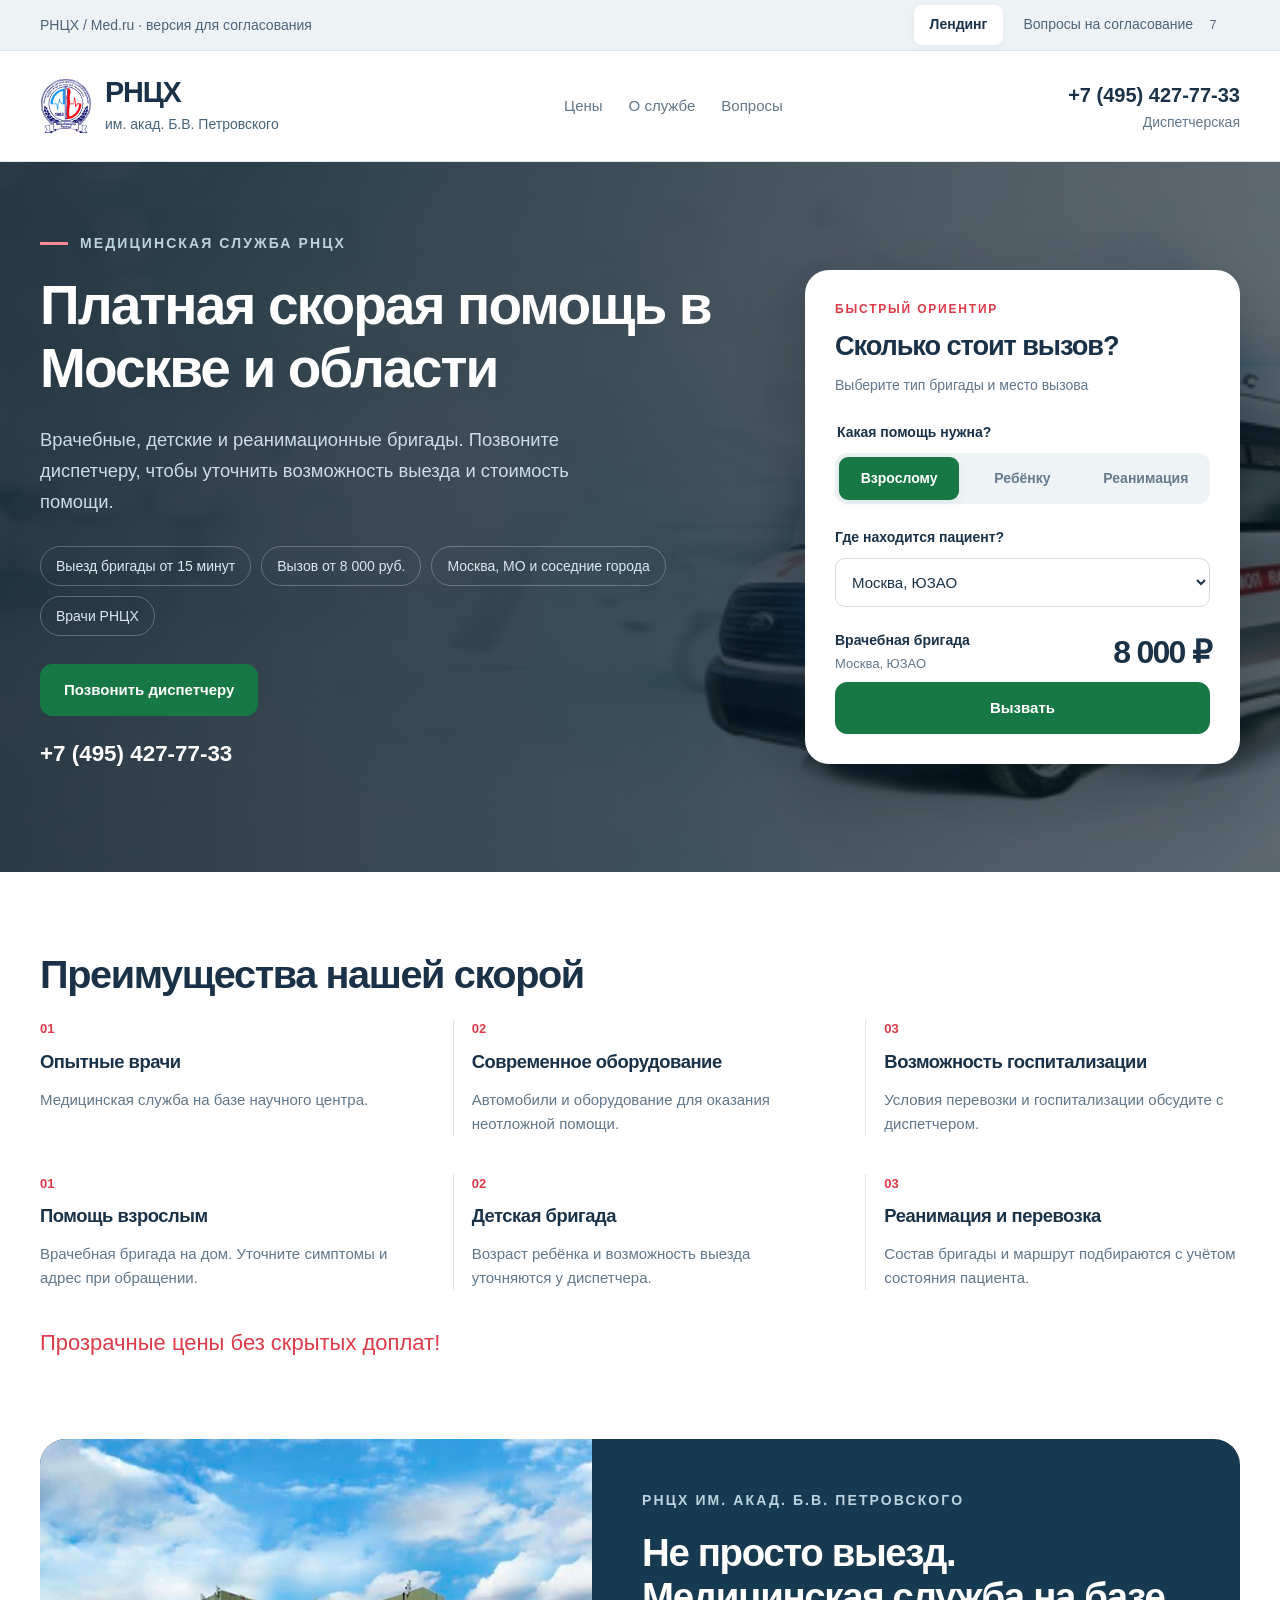
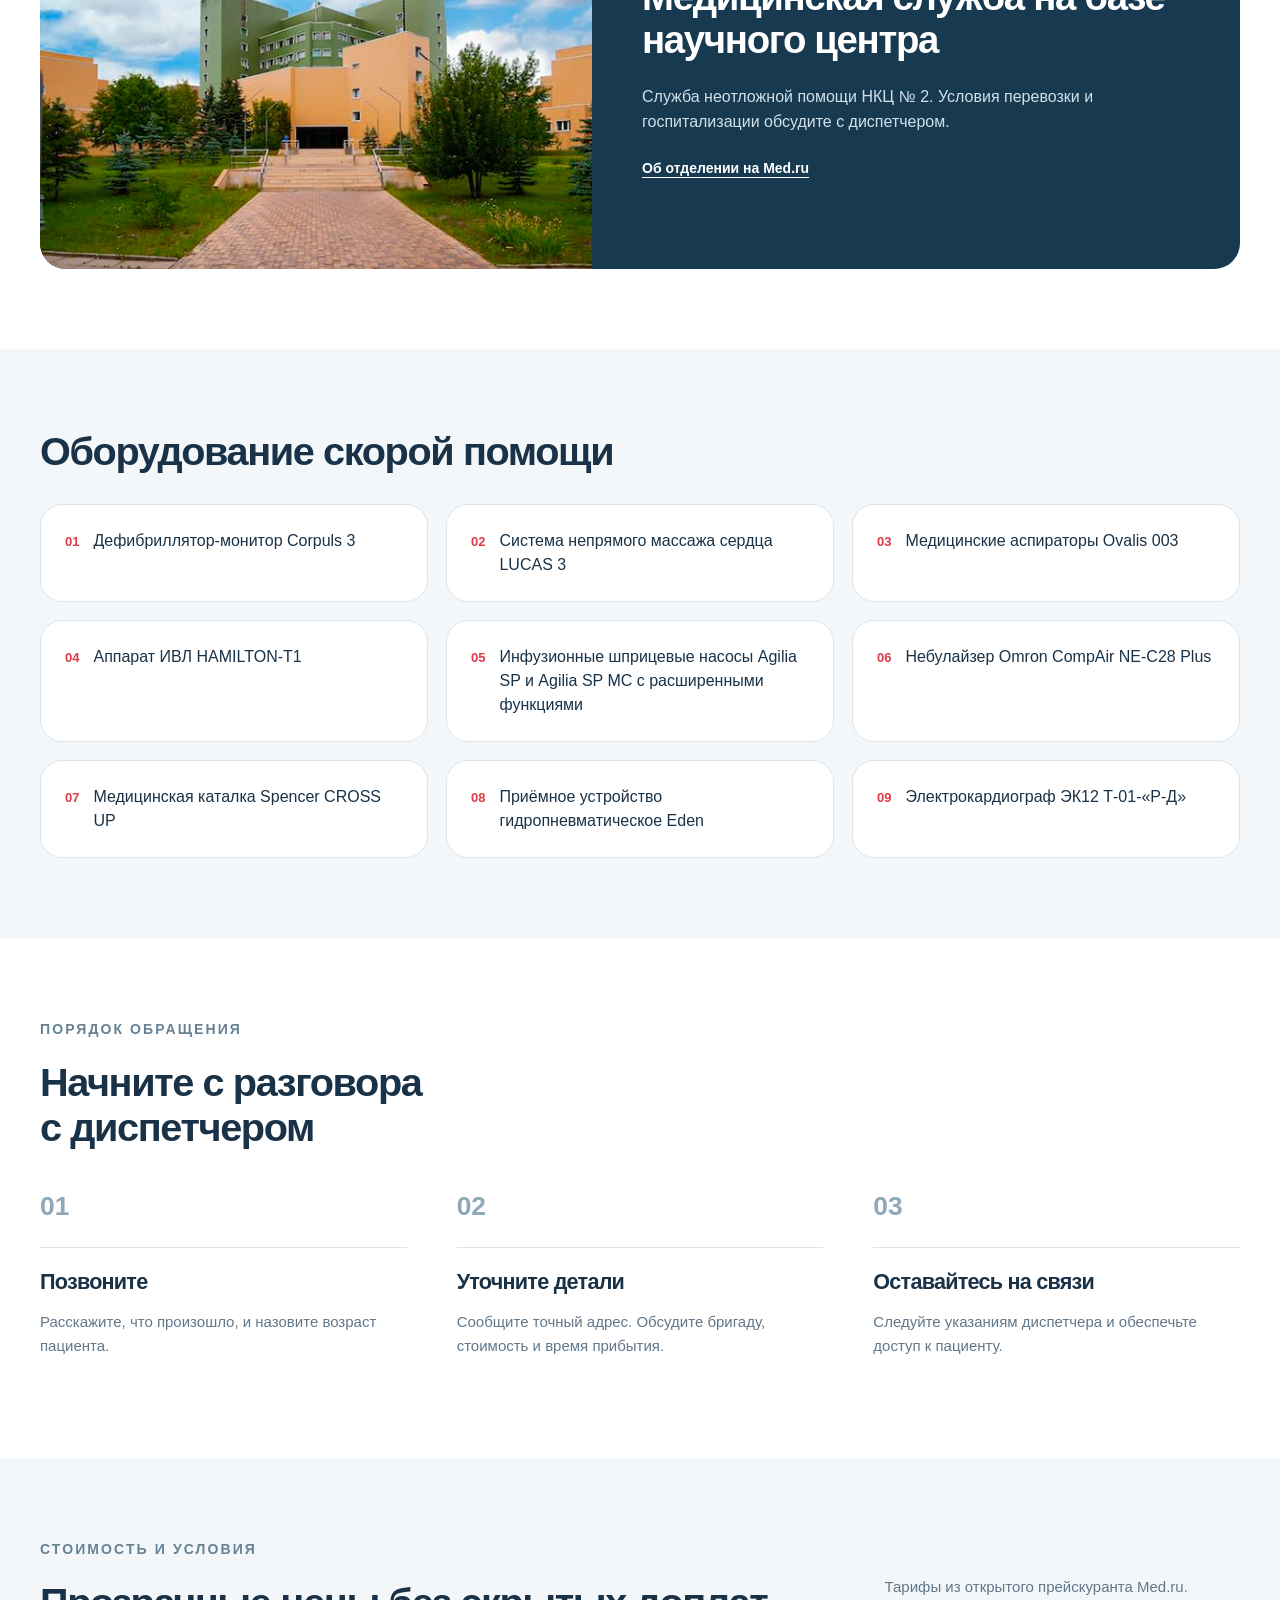
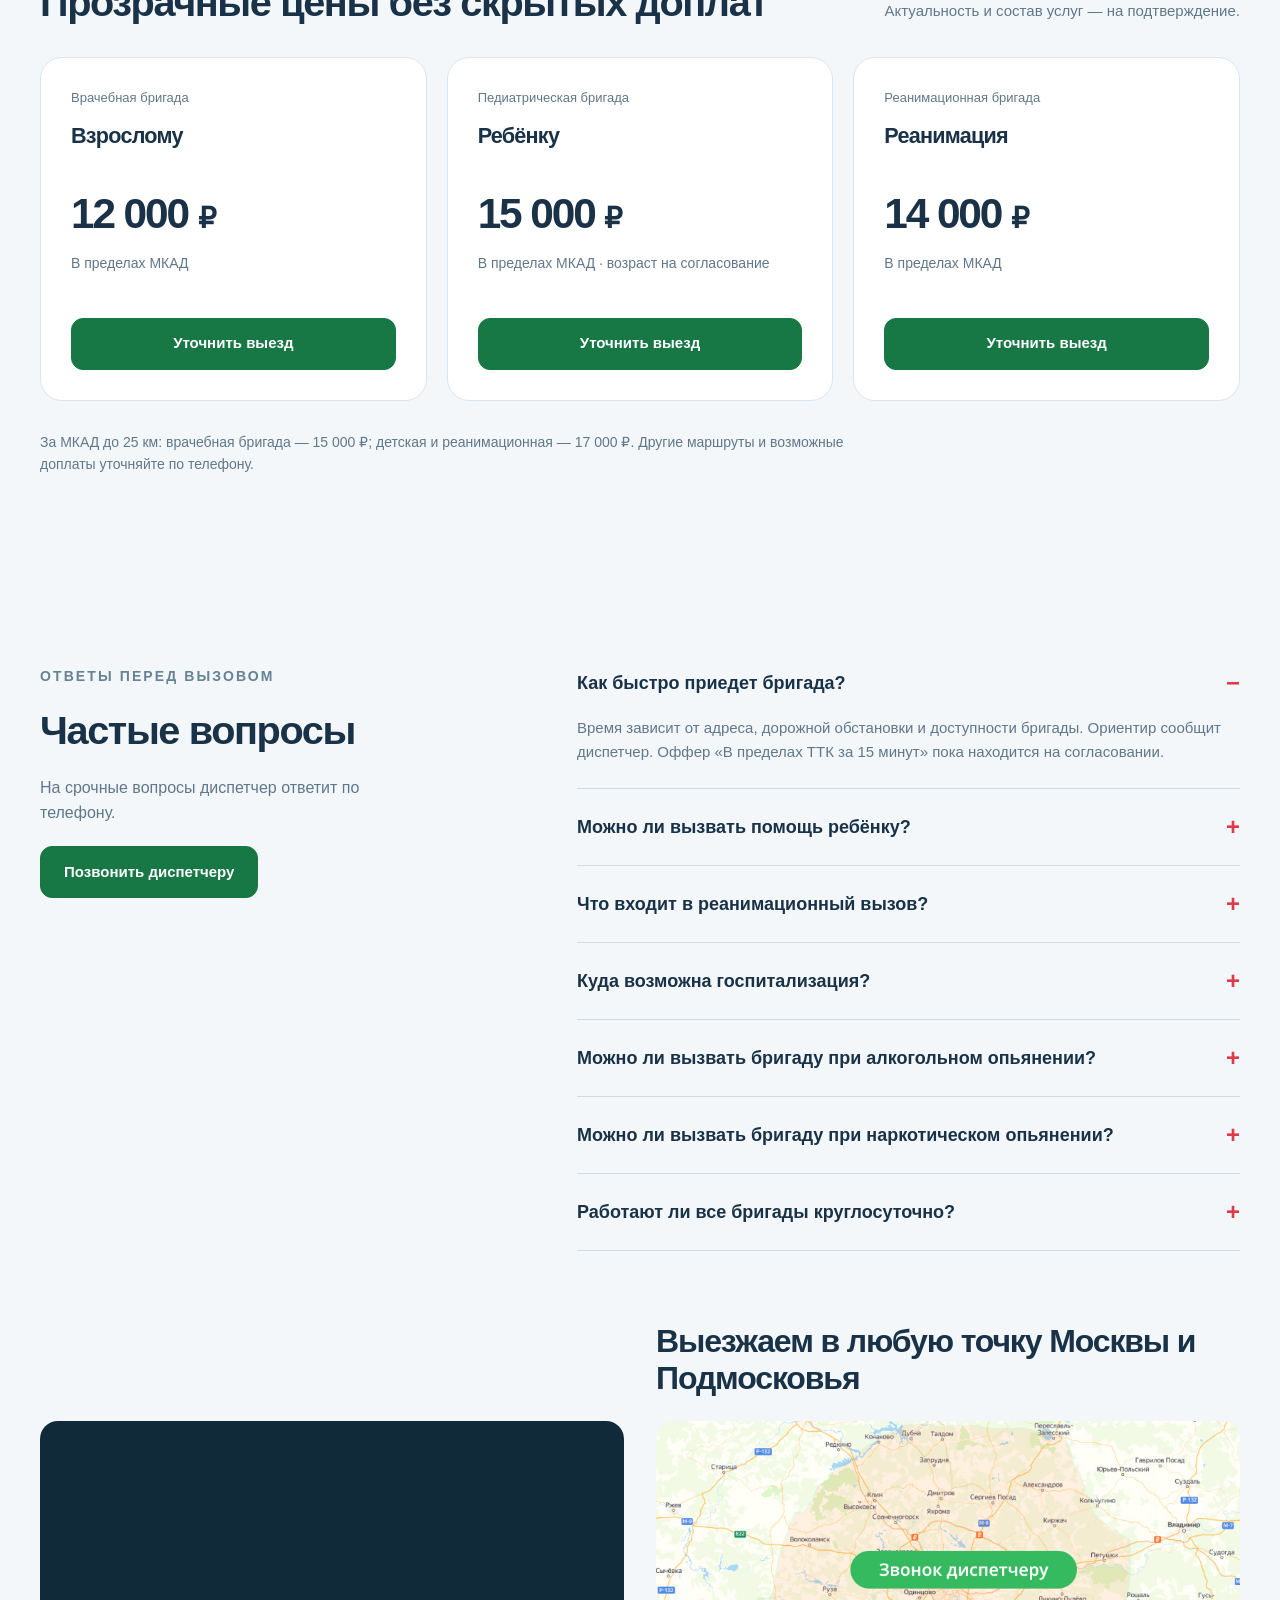
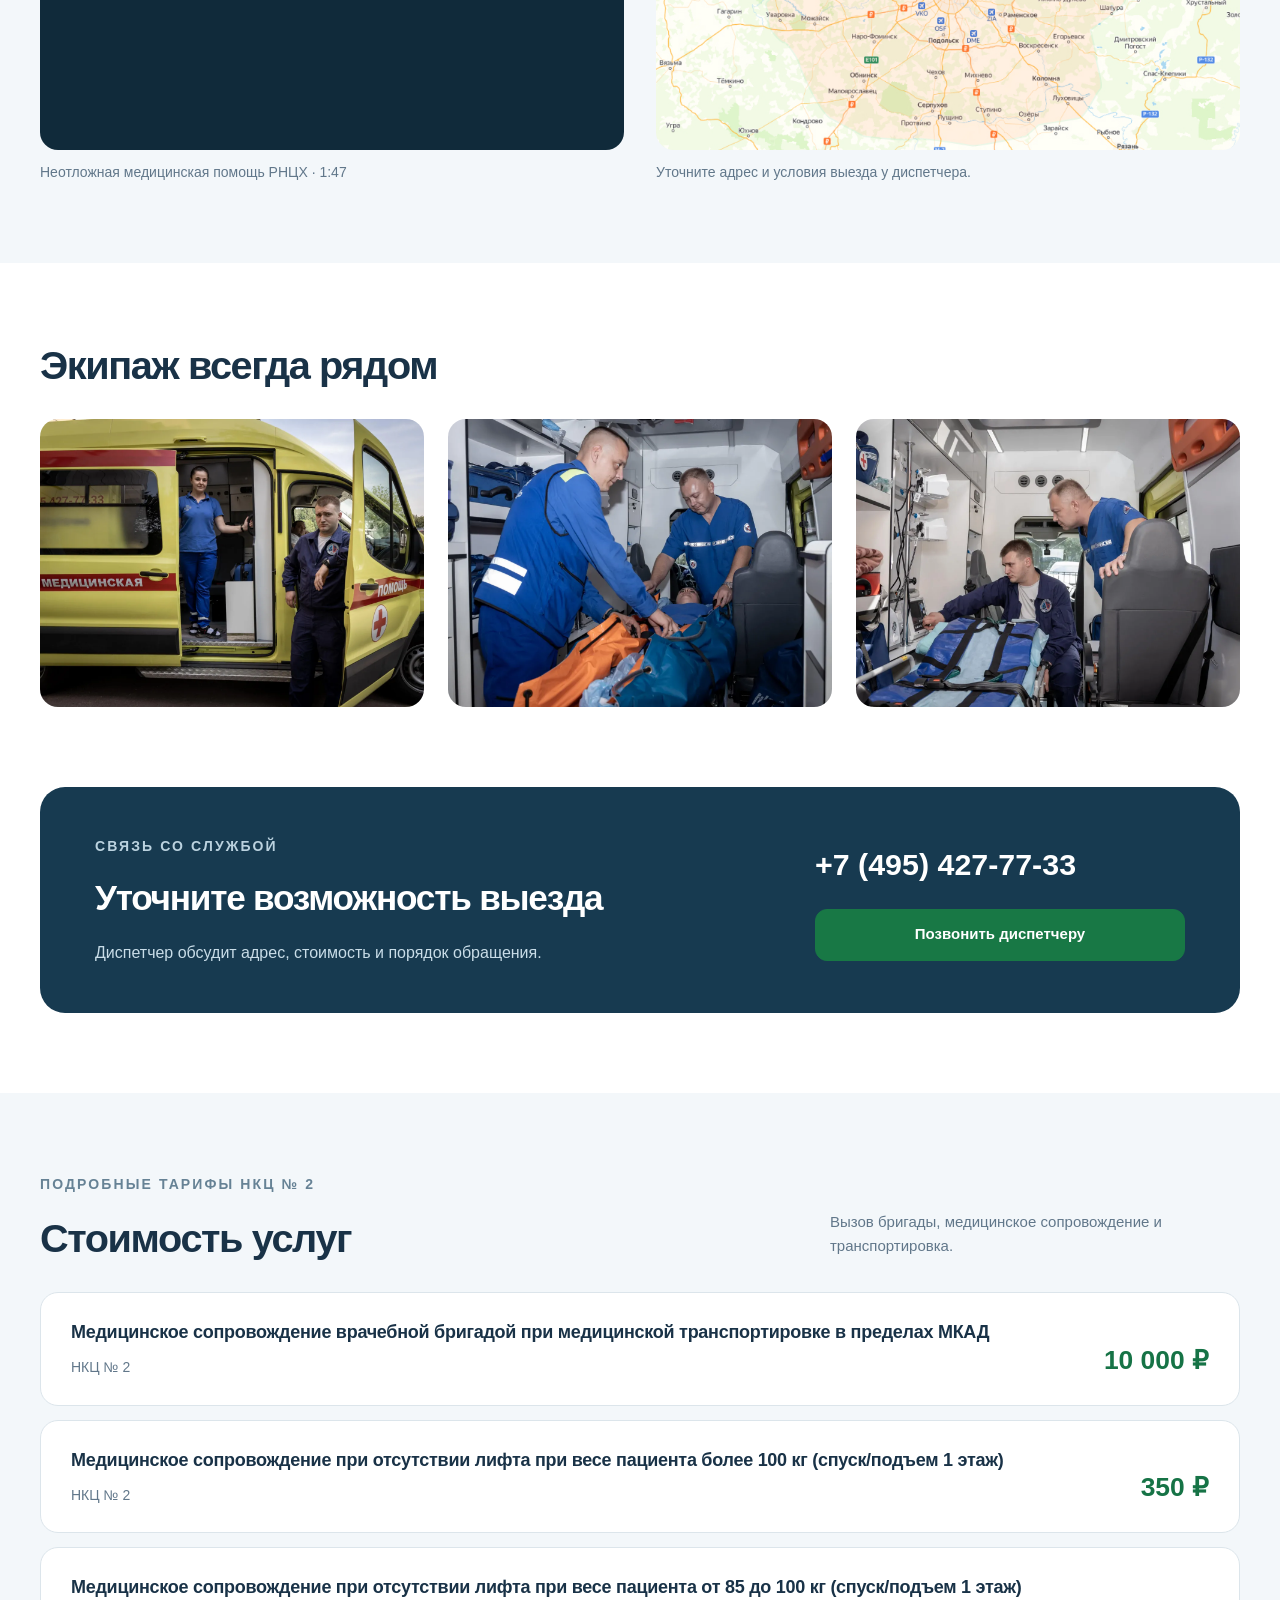
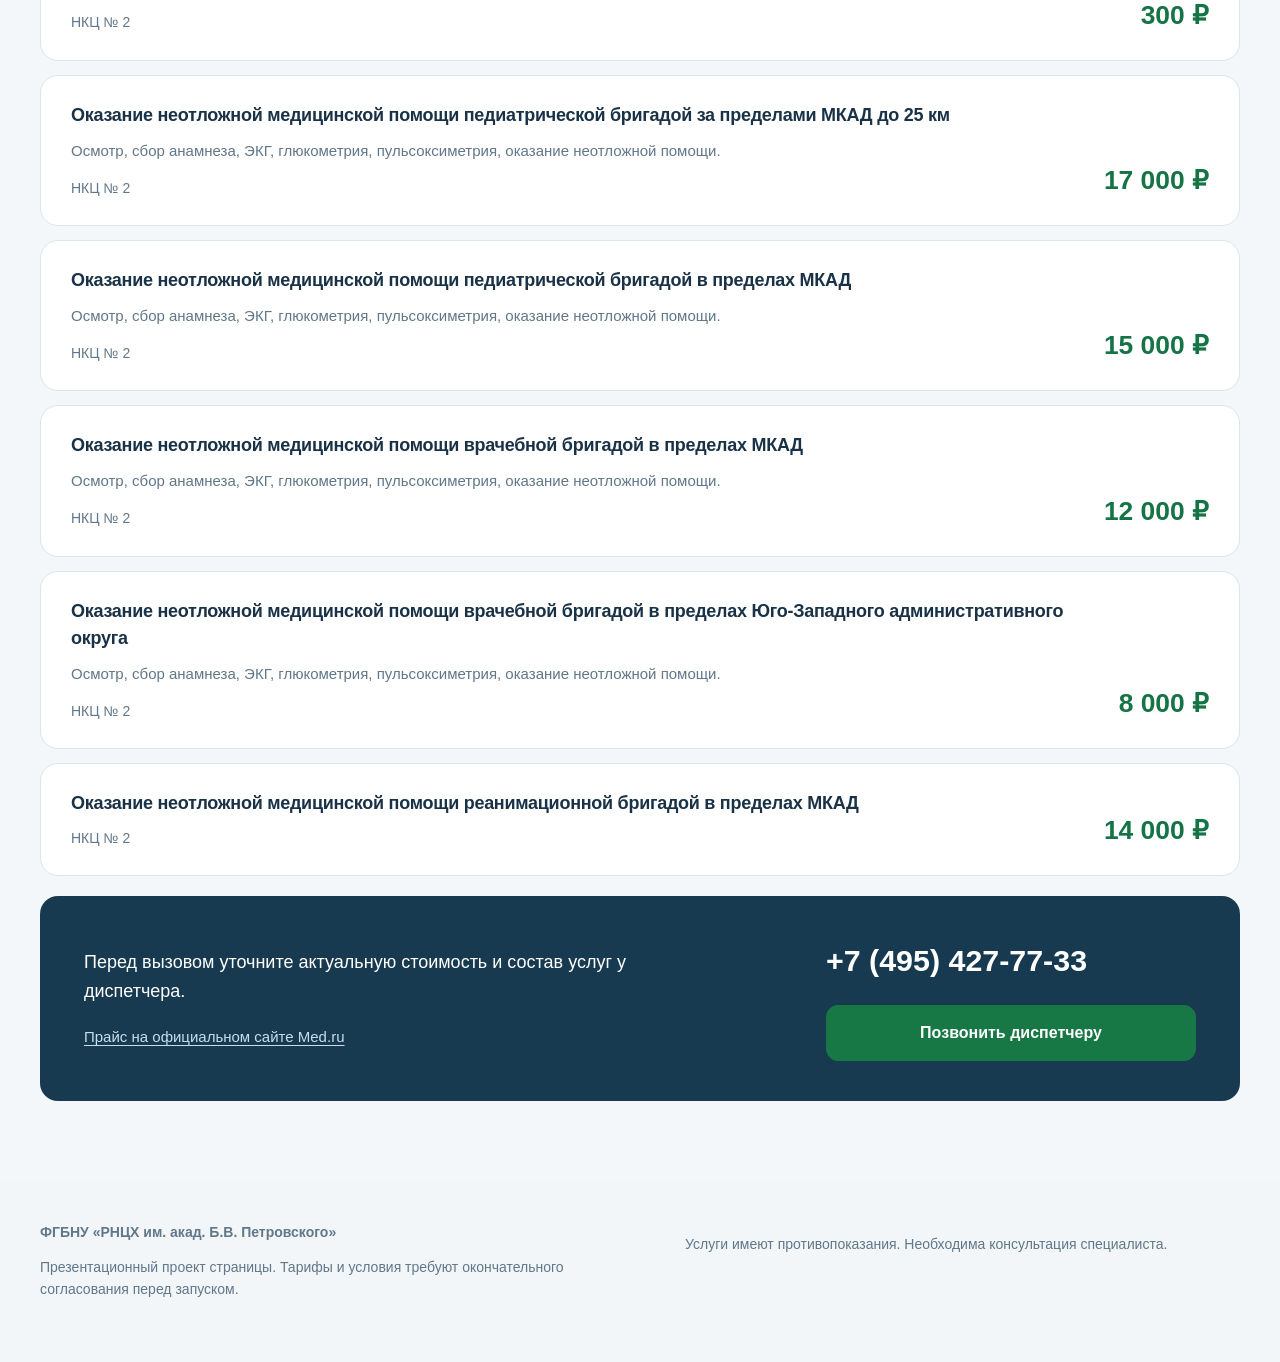
<file: index.html>
<!doctype html><html lang="ru"><head><meta charset="utf-8"><meta name="viewport" content="width=device-width, initial-scale=1"><meta name="robots" content="noindex,nofollow"><meta name="theme-color" content="#153a50"><link rel="stylesheet" href="styles.css?v=8d5bea9e58"><link rel="icon" href="assets/rnch-logo.svg" type="image/svg+xml"><title>Платная скорая помощь РНЦХ / Med.ru</title><meta name="description" content="Презентационный лендинг скорой помощи РНЦХ: тарифы, виды бригад и телефон диспетчерской."></head><body><div class="reviewbar"><div class="wrap reviewinner"><span>РНЦХ / Med.ru <span class="review-word">· версия для согласования</span></span><nav aria-label="Режим просмотра"><a class="active" href="index.html">Лендинг</a><a class="" href="questions.html">Вопросы на согласование <span class="count">7</span></a></nav></div></div><header class="header"><div class="wrap headerinner"><a class="brand" href="index.html" aria-label="РНЦХ — главная"><img src="assets/rnch-logo.svg" alt="Эмблема РНЦХ" width="52" height="58"><span><b>РНЦХ</b><small>им. акад. Б.В. Петровского</small></span></a><nav class="sectionnav" aria-label="Разделы"><a href="index.html#prices">Цены</a><a href="index.html#center">О службе</a><a href="index.html#faq">Вопросы</a></nav><div class="headercontact"><a class="phone" href="tel:+74954277733">+7 (495) 427-77-33<small>Диспетчерская</small></a></div></div></header><main><section class="hero"><video class="hero-video" autoplay muted loop playsinline aria-hidden="true" poster="assets/ambulance.jpg" src="assets/hero.mp4" preload="metadata"></video><div class="hero-shade"></div><div class="wrap herogrid"><div class="herocopy"><p class="eyebrow light"><span></span>Медицинская служба РНЦХ</p><h1>Платная скорая помощь в Москве и области</h1><p class="hero-lead">Врачебные, детские и реанимационные бригады. Позвоните диспетчеру, чтобы уточнить возможность выезда и стоимость помощи.</p><div class="hero-facts"><span>Выезд бригады от 15 минут</span><span>Вызов от 8 000 руб.</span><span>Москва, МО и соседние города</span><span>Врачи РНЦХ</span></div><a href="tel:+74954277733" class="btn hero-call">Позвонить диспетчеру</a><p class="hero-phone">+7 (495) 427-77-33</p></div><aside class="calculator" aria-labelledby="calc-title"><p class="eyebrow red">Быстрый ориентир</p><h2 id="calc-title">Сколько стоит вызов?</h2><p class="muted">Выберите тип бригады и место вызова</p><fieldset><legend>Какая помощь нужна?</legend><div class="segments"><button type="button" data-team="adult" aria-pressed="true">Взрослому</button><button type="button" data-team="child" aria-pressed="false">Ребёнку</button><button type="button" data-team="resus" aria-pressed="false">Реанимация</button></div></fieldset><label class="field-label" for="location">Где находится пациент?</label><select id="location"><option value="swao" selected>Москва, ЮЗАО</option><option value="mkad">Москва, в пределах МКАД</option><option value="near">За МКАД, до 25 км</option><option value="far">За МКАД, более 25 км</option></select><div class="estimate" aria-live="polite" aria-atomic="true"><span id="estimate-label">Врачебная бригада<br><small>Москва, ЮЗАО</small></span><strong id="estimate-price">8 000 ₽</strong></div><p class="price-detail" id="estimate-note" hidden></p><a class="btn primary full" href="tel:+74954277733">Вызвать</a></aside></div></section>
<section class="section advantage-section" id="advantages" aria-labelledby="advantages-title"><div class="wrap"><h2 id="advantages-title">Преимущества нашей скорой</h2><div class="services advantage-list"><article><span class="service-number">01</span><h3>Опытные врачи</h3><p>Медицинская служба на базе научного центра.</p></article><article><span class="service-number">02</span><h3>Современное оборудование</h3><p>Автомобили и оборудование для оказания неотложной помощи.</p></article><article><span class="service-number">03</span><h3>Возможность госпитализации</h3><p>Условия перевозки и госпитализации обсудите с диспетчером.</p></article></div></div></section>
<section class="wrap services" aria-label="Виды помощи"><article><span class="service-number">01</span><h3>Помощь взрослым</h3><p>Врачебная бригада на дом. Уточните симптомы и адрес при обращении.</p></article><article><span class="service-number">02</span><h3>Детская бригада</h3><p>Возраст ребёнка и возможность выезда уточняются у диспетчера.</p></article><article><span class="service-number">03</span><h3>Реанимация и перевозка</h3><p>Состав бригады и маршрут подбираются с учётом состояния пациента.</p></article></section>
<p class="wrap price-assurance">Прозрачные цены без скрытых доплат!</p>
<section class="section" id="center"><div class="wrap"><div class="center-card"><img src="assets/nkc2-building.jpg" alt="Здание Научно-клинического центра № 2 РНЦХ" loading="lazy" width="600" height="450"><div><p class="eyebrow light">РНЦХ им. акад. Б.В. Петровского</p><h2>Не просто выезд.<br>Медицинская служба на базе научного центра</h2><p>Служба неотложной помощи НКЦ № 2. Условия перевозки и госпитализации обсудите с диспетчером.</p><a href="https://med.ru/departments/otdelenie-neotlozhnoy-meditsinskoy-pomoshchi/" class="text-link" target="_blank" rel="noopener">Об отделении на Med.ru</a></div></div></div></section>
<section class="section soft equipment-section" id="equipment" aria-labelledby="equipment-title"><div class="wrap"><h2 id="equipment-title">Оборудование скорой помощи</h2><ul class="equipment-list"><li><span class="equipment-number" aria-hidden="true">01</span><span>Дефибриллятор-монитор Corpuls 3</span></li><li><span class="equipment-number" aria-hidden="true">02</span><span>Система непрямого массажа сердца LUCAS 3</span></li><li><span class="equipment-number" aria-hidden="true">03</span><span>Медицинские аспираторы Ovalis 003</span></li><li><span class="equipment-number" aria-hidden="true">04</span><span>Аппарат ИВЛ HAMILTON-T1</span></li><li><span class="equipment-number" aria-hidden="true">05</span><span>Инфузионные шприцевые насосы Agilia SP и Agilia SP MC с расширенными функциями</span></li><li><span class="equipment-number" aria-hidden="true">06</span><span>Небулайзер Omron CompAir NE-C28 Plus</span></li><li><span class="equipment-number" aria-hidden="true">07</span><span>Медицинская каталка Spencer CROSS UP</span></li><li><span class="equipment-number" aria-hidden="true">08</span><span>Приёмное устройство гидропневматическое Eden</span></li><li><span class="equipment-number" aria-hidden="true">09</span><span>Электрокардиограф ЭК12 Т-01-«Р-Д»</span></li></ul></div></section>
<section class="section process"><div class="wrap"><p class="eyebrow">Порядок обращения</p><h2>Начните с разговора<br>с диспетчером</h2><div class="steps"><article><span>01</span><h3>Позвоните</h3><p>Расскажите, что произошло, и назовите возраст пациента.</p></article><article><span>02</span><h3>Уточните детали</h3><p>Сообщите точный адрес. Обсудите бригаду, стоимость и время прибытия.</p></article><article><span>03</span><h3>Оставайтесь на связи</h3><p>Следуйте указаниям диспетчера и обеспечьте доступ к пациенту.</p></article></div></div></section>
<section class="section soft" id="prices"><div class="wrap"><div class="section-heading"><div><p class="eyebrow">Стоимость и условия</p><h2>Прозрачные цены без скрытых доплат</h2></div><p>Тарифы из открытого прейскуранта Med.ru.<br>Актуальность и состав услуг — на подтверждение.</p></div><div class="pricecards"><article><p class="card-kicker">Врачебная бригада</p><h3>Взрослому</h3><strong>12 000 <small>₽</small></strong><p>В пределах МКАД</p><a class="btn outline" href="tel:+74954277733">Уточнить выезд</a></article><article><p class="card-kicker">Педиатрическая бригада</p><h3>Ребёнку</h3><strong>15 000 <small>₽</small></strong><p>В пределах МКАД · возраст на согласование</p><a class="btn outline" href="tel:+74954277733">Уточнить выезд</a></article><article><p class="card-kicker">Реанимационная бригада</p><h3>Реанимация</h3><strong>14 000 <small>₽</small></strong><p>В пределах МКАД</p><a class="btn outline" href="tel:+74954277733">Уточнить выезд</a></article></div><div class="pricefoot"><p>За МКАД до 25 км: врачебная бригада — 15 000 ₽; детская и реанимационная — 17 000 ₽. Другие маршруты и возможные доплаты уточняйте по телефону.</p></div></div></section>
<section class="section soft" id="faq"><div class="wrap faqgrid"><div class="faq-intro"><p class="eyebrow">Ответы перед вызовом</p><h2>Частые вопросы</h2><p class="muted">На срочные вопросы диспетчер ответит по телефону.</p><a class="btn outline" href="tel:+74954277733">Позвонить диспетчеру</a></div><div class="faq"><details open><summary>Как быстро приедет бригада?</summary><p>Время зависит от адреса, дорожной обстановки и доступности бригады. Ориентир сообщит диспетчер. Оффер «В пределах ТТК за 15 минут» пока находится на согласовании.</p></details><details><summary>Можно ли вызвать помощь ребёнку?</summary><p>На Med.ru указана педиатрическая бригада. Возрастные границы, включая помощь с рождения и до 18 лет, а также действующий детский тариф требуют подтверждения.</p></details><details><summary>Что входит в реанимационный вызов?</summary><p>Состав специалистов, оборудование, расходные материалы и количество сопровождающих уточняются. Полный перечень вопросов вынесен на страницу согласования.</p></details><details><summary>Куда возможна госпитализация?</summary><p>Маршрут и условия согласуются с диспетчером. Нужно подтвердить перечень отделений РНЦХ и других больниц, стоимость перевозки и условия ОМС.</p></details><details id="faq-alcohol"><summary>Можно ли вызвать бригаду при алкогольном опьянении?</summary><p>Нет. Служба не выезжает при алкогольном опьянении или подозрении на отравление алкоголем.</p></details><details id="faq-drugs"><summary>Можно ли вызвать бригаду при наркотическом опьянении?</summary><p>Нет. Служба не выезжает при наркотическом опьянении или подозрении на отравление психоактивными веществами.</p></details><details><summary>Работают ли все бригады круглосуточно?</summary><p>На Med.ru указан круглосуточный режим службы. Доступность каждого типа бригады ночью, в выходные и праздничные дни необходимо подтвердить.</p></details></div></div><div class="wrap service-media-grid" id="coverage"><h2 class="coverage-title" id="coverage-title">Выезжаем в любую точку Москвы и Подмосковья</h2><figure class="faq-video service-video"><div class="faq-video-player"><iframe src="https://dzen.ru/embed/v9xO4wNbsVBE?from_block=partner&amp;from=zen&amp;mute=1&amp;autoplay=0&amp;tv=0" title="Неотложная медицинская помощь РНЦХ им. акад. Б.В. Петровского" allow="autoplay; fullscreen; accelerometer; gyroscope; picture-in-picture; encrypted-media" loading="lazy" allowfullscreen></iframe></div><figcaption>Неотложная медицинская помощь РНЦХ · 1:47</figcaption></figure><figure class="coverage-map"><a class="coverage-map-link" href="tel:+74954277733" aria-label="Звонок диспетчеру: +7 (495) 427-77-33"><img src="assets/coverage-map.jpg" alt="Карта Москвы и Подмосковья с обозначенной зоной выезда и кнопкой «Звонок диспетчеру»" width="820" height="480" loading="lazy"></a><figcaption>Уточните адрес и условия выезда у диспетчера.</figcaption></figure></div></section>
<section class="section crew-section" id="crew" aria-labelledby="crew-title"><div class="wrap"><h2 id="crew-title">Экипаж всегда рядом</h2><div class="crew-photos"><img src="assets/crew-01.webp" alt="Бригада скорой помощи у открытых дверей автомобиля" width="1280" height="963" loading="lazy" decoding="async"><img src="assets/crew-02.webp" alt="Медики рядом с пациентом на носилках в салоне скорой помощи" width="1280" height="963" loading="lazy" decoding="async"><img src="assets/crew-03.webp" alt="Сотрудники бригады у медицинского оборудования в салоне скорой помощи" width="1280" height="963" loading="lazy" decoding="async"></div></div></section>
<section class="section"><div class="wrap contact"><div><p class="eyebrow light">Связь со службой</p><h2>Уточните возможность выезда</h2><p>Диспетчер обсудит адрес, стоимость и порядок обращения.</p></div><div><a href="tel:+74954277733" class="contact-phone">+7 (495) 427-77-33</a><a class="btn primary full" href="tel:+74954277733">Позвонить диспетчеру</a></div></div></section><section class="section soft detailed-prices" id="detailed-prices" aria-labelledby="detailed-prices-title"><div class="wrap"><div class="section-heading"><div><p class="eyebrow">Подробные тарифы НКЦ № 2</p><h2 id="detailed-prices-title">Стоимость услуг</h2></div><p>Вызов бригады, медицинское сопровождение и транспортировка.</p></div><div class="tariff-list"><article class="tariff-row" data-tariff="physician-transport-mkad"><div class="tariff-description"><h3>Медицинское сопровождение врачебной бригадой при медицинской транспортировке в пределах МКАД</h3><span class="tariff-location">НКЦ № 2</span></div><strong class="tariff-price">10 000 ₽</strong></article><article class="tariff-row" data-tariff="stairs-over-100kg"><div class="tariff-description"><h3>Медицинское сопровождение при отсутствии лифта при весе пациента более 100 кг (спуск/подъем 1 этаж)</h3><span class="tariff-location">НКЦ № 2</span></div><strong class="tariff-price">350 ₽</strong></article><article class="tariff-row" data-tariff="stairs-85-100kg"><div class="tariff-description"><h3>Медицинское сопровождение при отсутствии лифта при весе пациента от 85 до 100 кг (спуск/подъем 1 этаж)</h3><span class="tariff-location">НКЦ № 2</span></div><strong class="tariff-price">300 ₽</strong></article><article class="tariff-row" data-tariff="pediatric-outside-mkad-25km"><div class="tariff-description"><h3>Оказание неотложной медицинской помощи педиатрической бригадой за пределами МКАД до 25 км</h3><p>Осмотр, сбор анамнеза, ЭКГ, глюкометрия, пульсоксиметрия, оказание неотложной помощи.</p><span class="tariff-location">НКЦ № 2</span></div><strong class="tariff-price">17 000 ₽</strong></article><article class="tariff-row" data-tariff="pediatric-mkad"><div class="tariff-description"><h3>Оказание неотложной медицинской помощи педиатрической бригадой в пределах МКАД</h3><p>Осмотр, сбор анамнеза, ЭКГ, глюкометрия, пульсоксиметрия, оказание неотложной помощи.</p><span class="tariff-location">НКЦ № 2</span></div><strong class="tariff-price">15 000 ₽</strong></article><article class="tariff-row" data-tariff="physician-mkad"><div class="tariff-description"><h3>Оказание неотложной медицинской помощи врачебной бригадой в пределах МКАД</h3><p>Осмотр, сбор анамнеза, ЭКГ, глюкометрия, пульсоксиметрия, оказание неотложной помощи.</p><span class="tariff-location">НКЦ № 2</span></div><strong class="tariff-price">12 000 ₽</strong></article><article class="tariff-row" data-tariff="physician-southwest-district"><div class="tariff-description"><h3>Оказание неотложной медицинской помощи врачебной бригадой в пределах Юго-Западного административного округа</h3><p>Осмотр, сбор анамнеза, ЭКГ, глюкометрия, пульсоксиметрия, оказание неотложной помощи.</p><span class="tariff-location">НКЦ № 2</span></div><strong class="tariff-price">8 000 ₽</strong></article><article class="tariff-row" data-tariff="resuscitation-mkad"><div class="tariff-description"><h3>Оказание неотложной медицинской помощи реанимационной бригадой в пределах МКАД</h3><span class="tariff-location">НКЦ № 2</span></div><strong class="tariff-price">14 000 ₽</strong></article></div><div class="tariff-note tariff-contact" id="footer-contact"><div class="tariff-contact-copy"><p>Перед вызовом уточните актуальную стоимость и состав услуг у диспетчера.</p><a class="tariff-source" href="https://med.ru/napravleniya/skoraya-pomosch/" target="_blank" rel="noopener">Прайс на официальном сайте Med.ru</a></div><div class="tariff-contact-actions"><a href="tel:+74954277733" class="contact-phone">+7 (495) 427-77-33</a><a class="btn primary full" href="tel:+74954277733">Позвонить диспетчеру</a></div></div></div></section></main><footer><div class="wrap footergrid"><div><b>ФГБНУ «РНЦХ им. акад. Б.В. Петровского»</b><p>Презентационный проект страницы. Тарифы и условия требуют окончательного согласования перед запуском.</p></div><div><p>Услуги имеют противопоказания. Необходима консультация специалиста.</p></div></div></footer><div class="mobile-call"><a class="btn primary full" href="tel:+74954277733">Позвонить · +7 (495) 427-77-33</a></div><script src="landing.js?v=0abd89f843"></script></body></html>
</file>
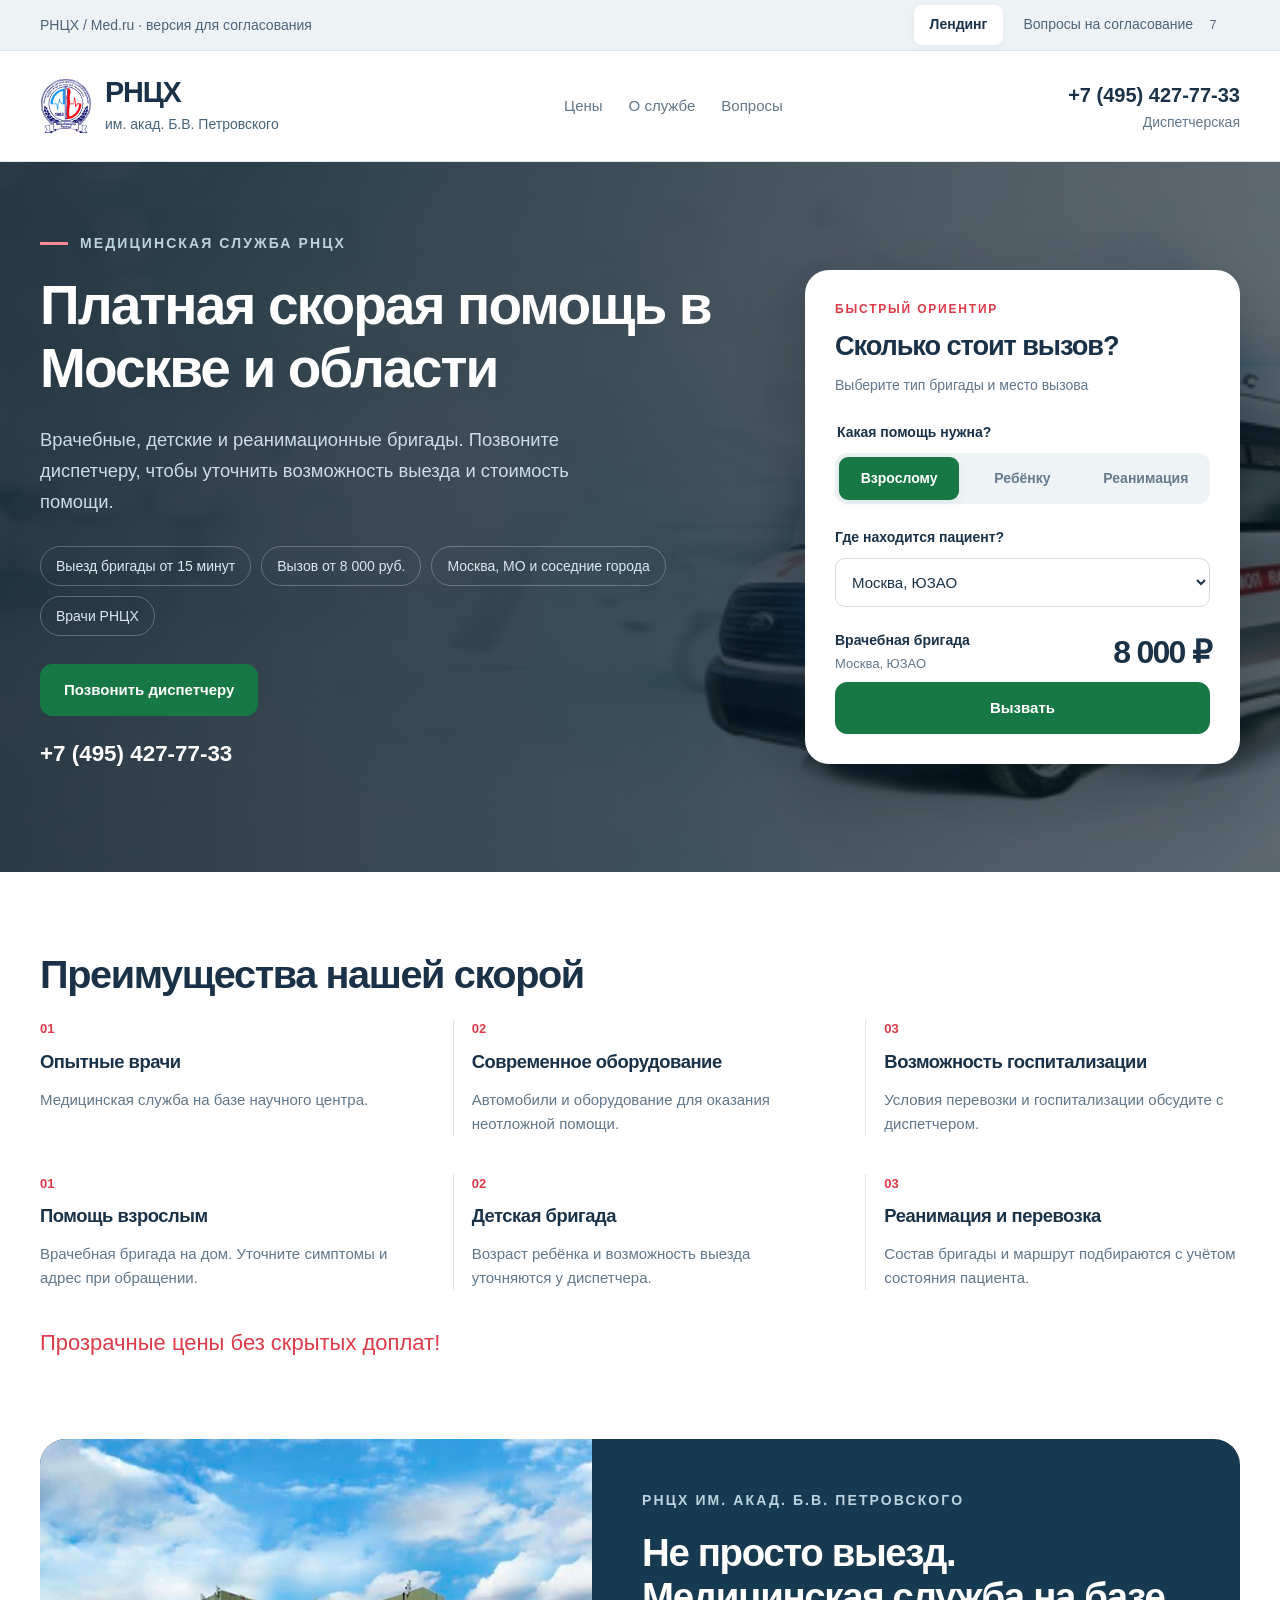
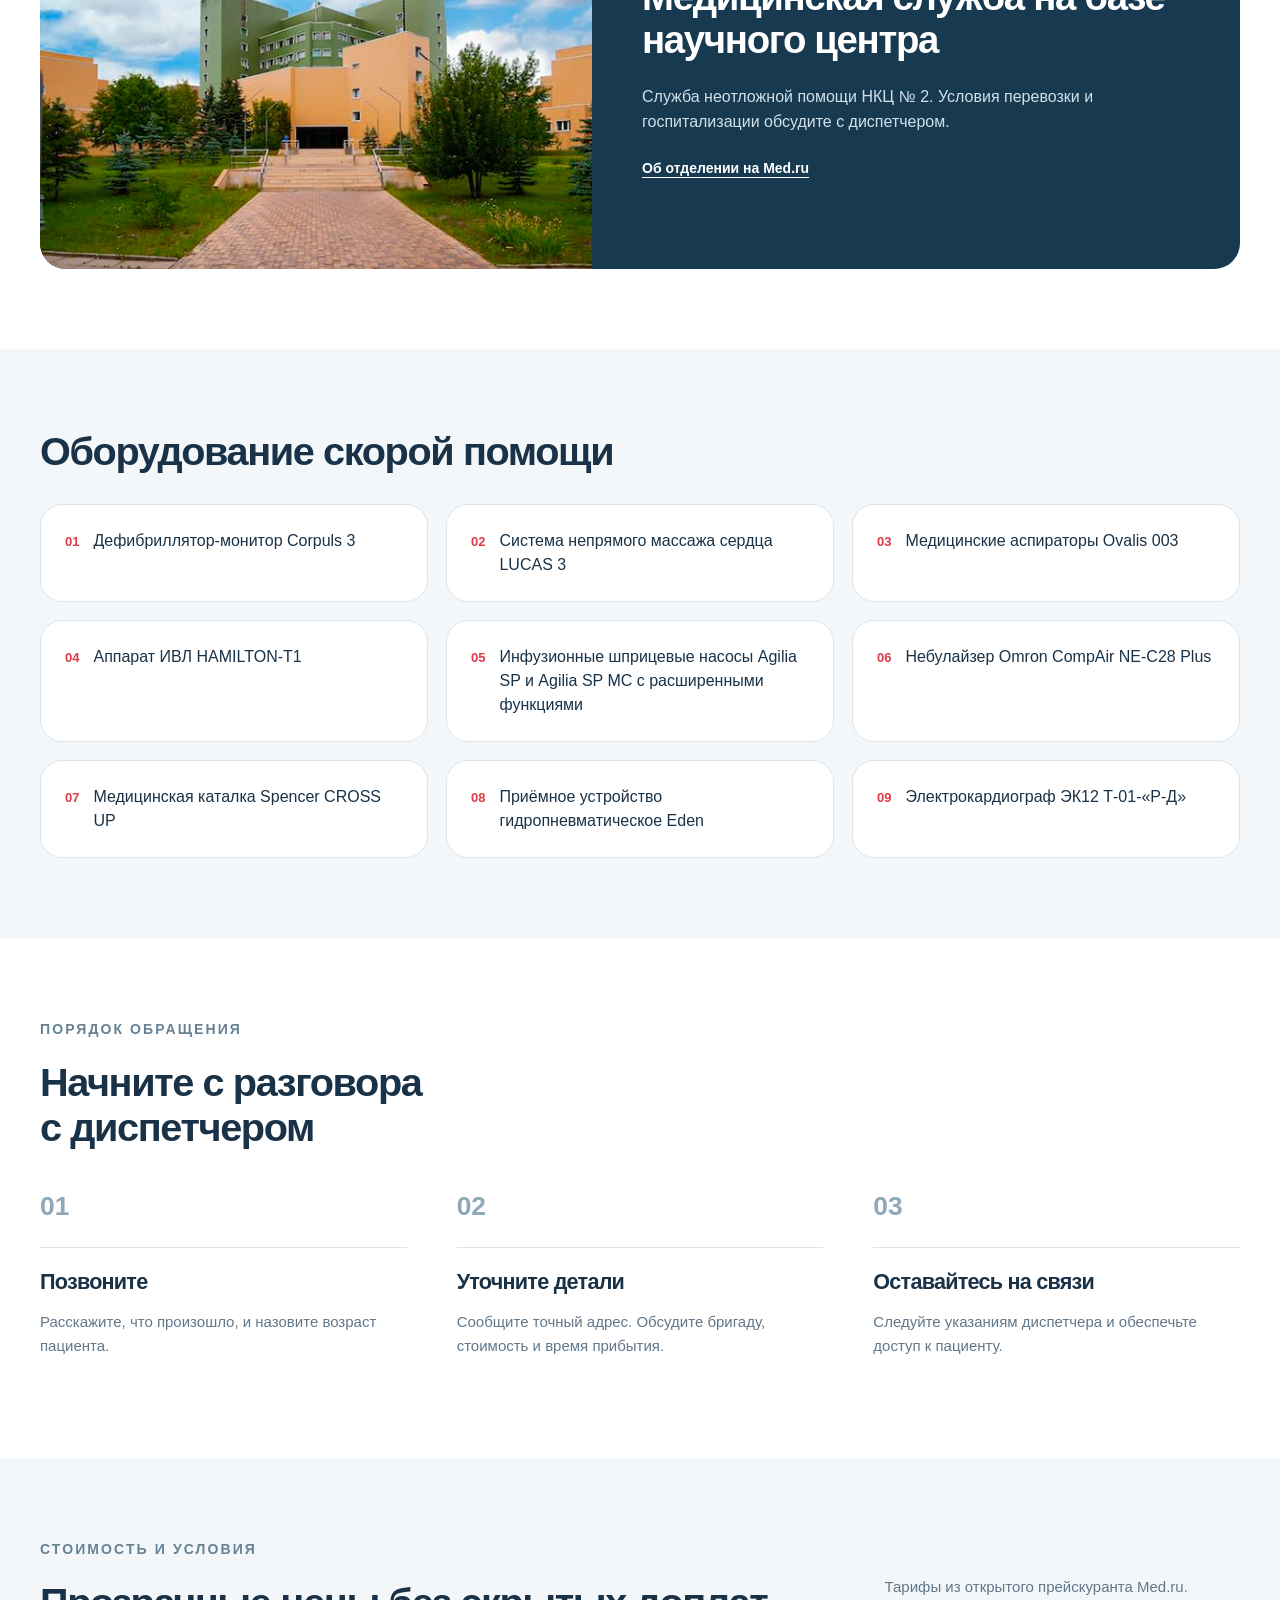
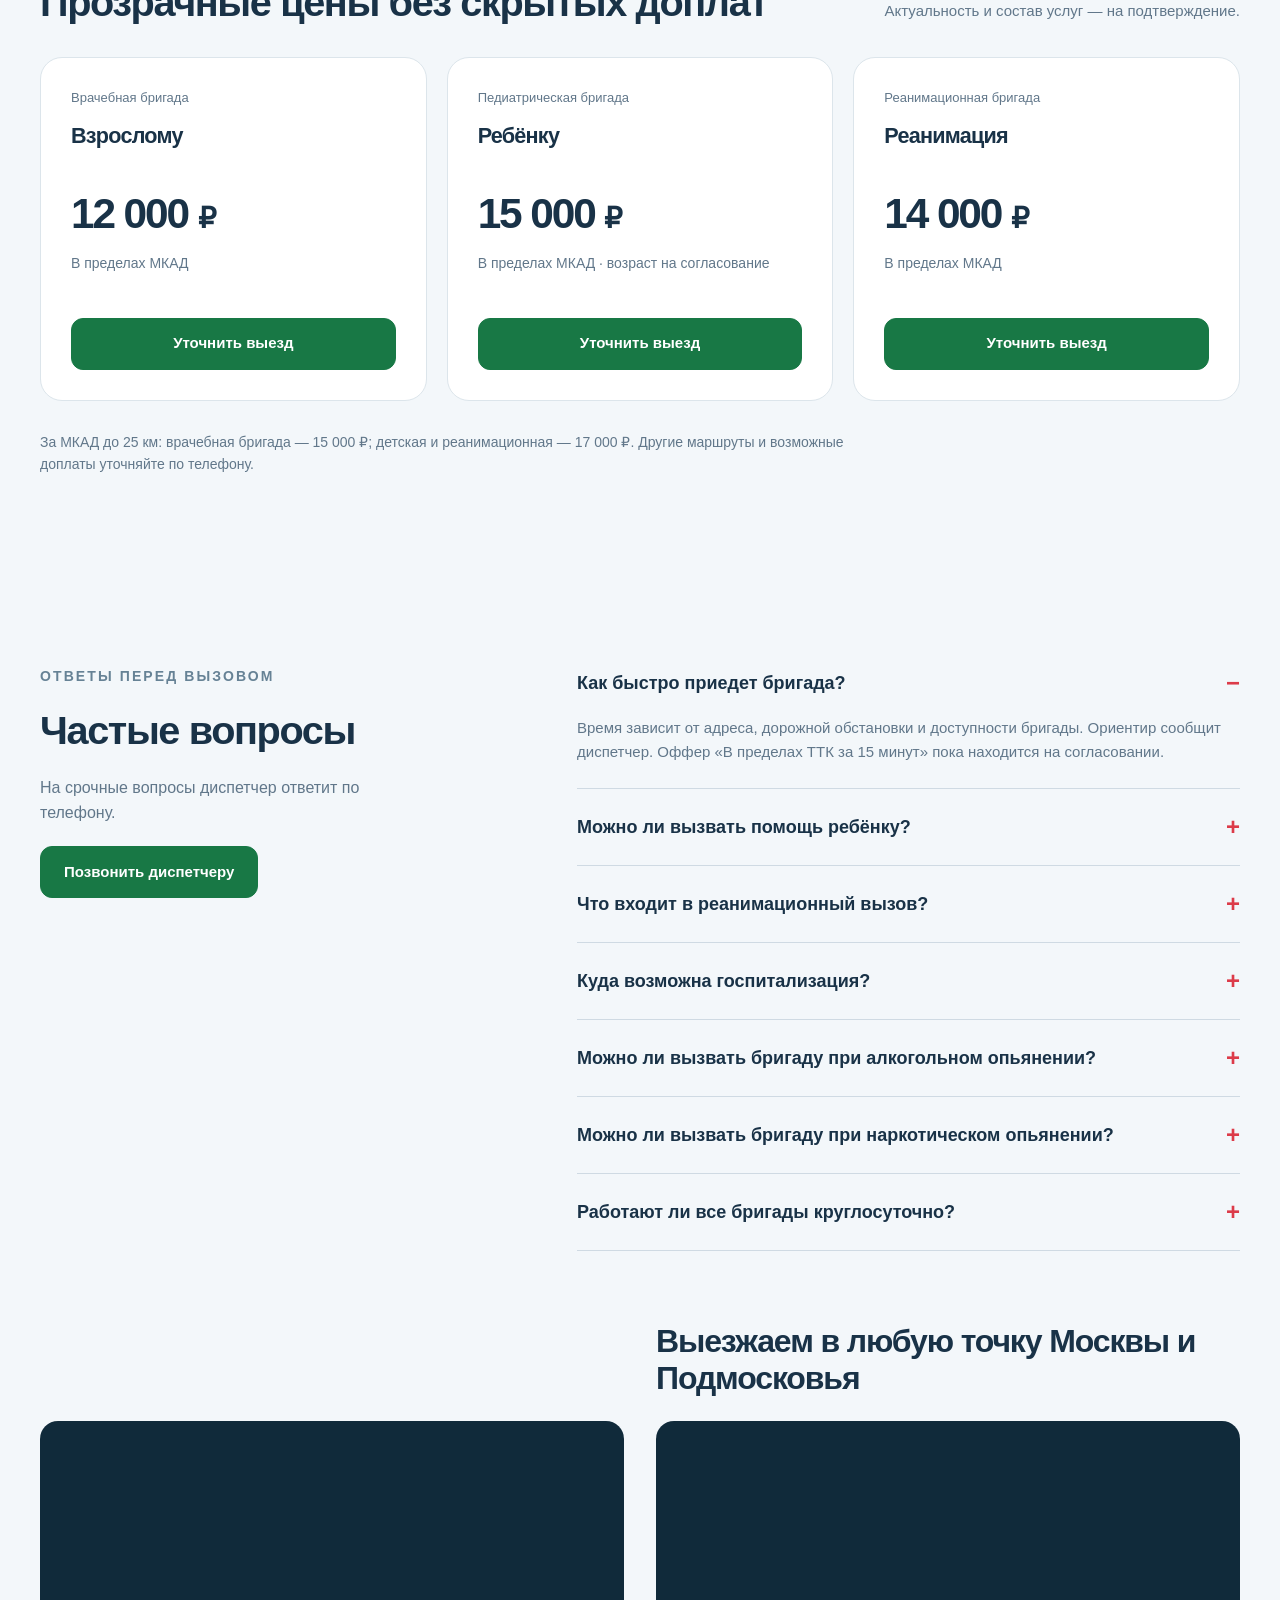
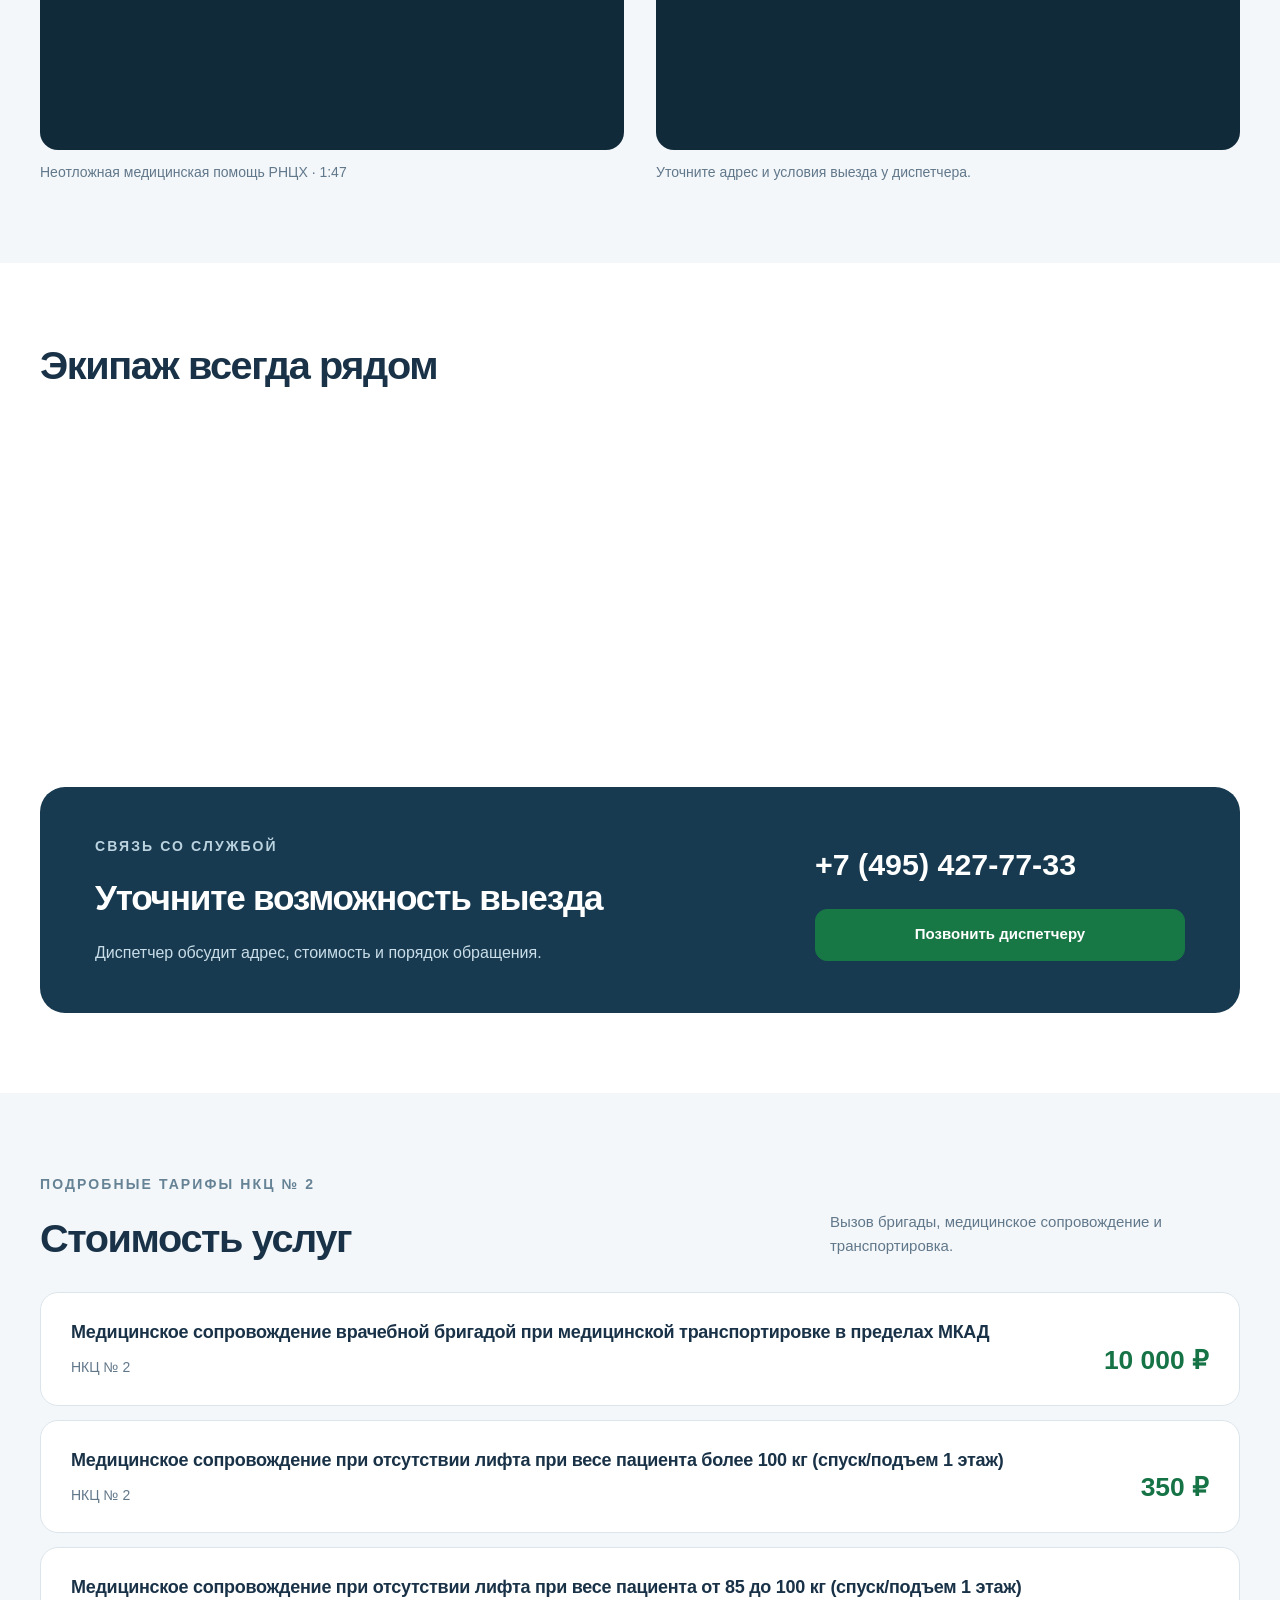
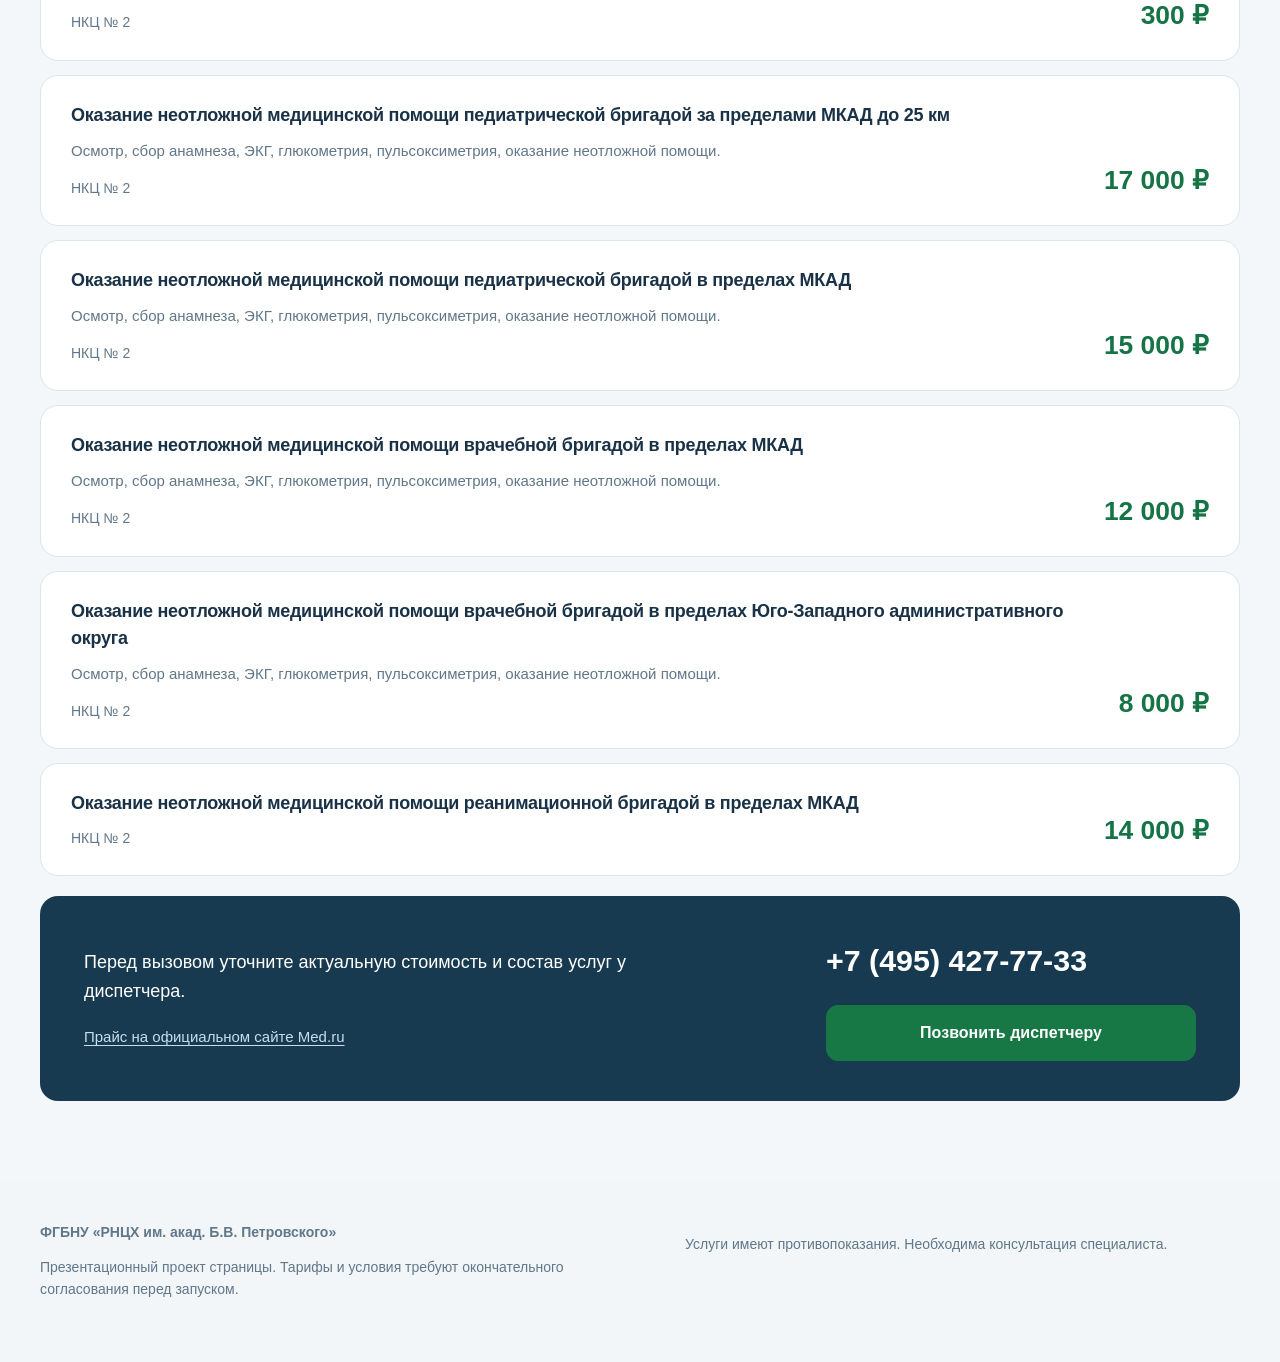
<file: landing_with_max.html>
<!doctype html><html lang="ru"><head><meta charset="utf-8"><meta http-equiv="refresh" content="0;url=index.html"><title>Лендинг РНЦХ</title></head><body><a href="index.html">Открыть лендинг</a></body></html>
</file>
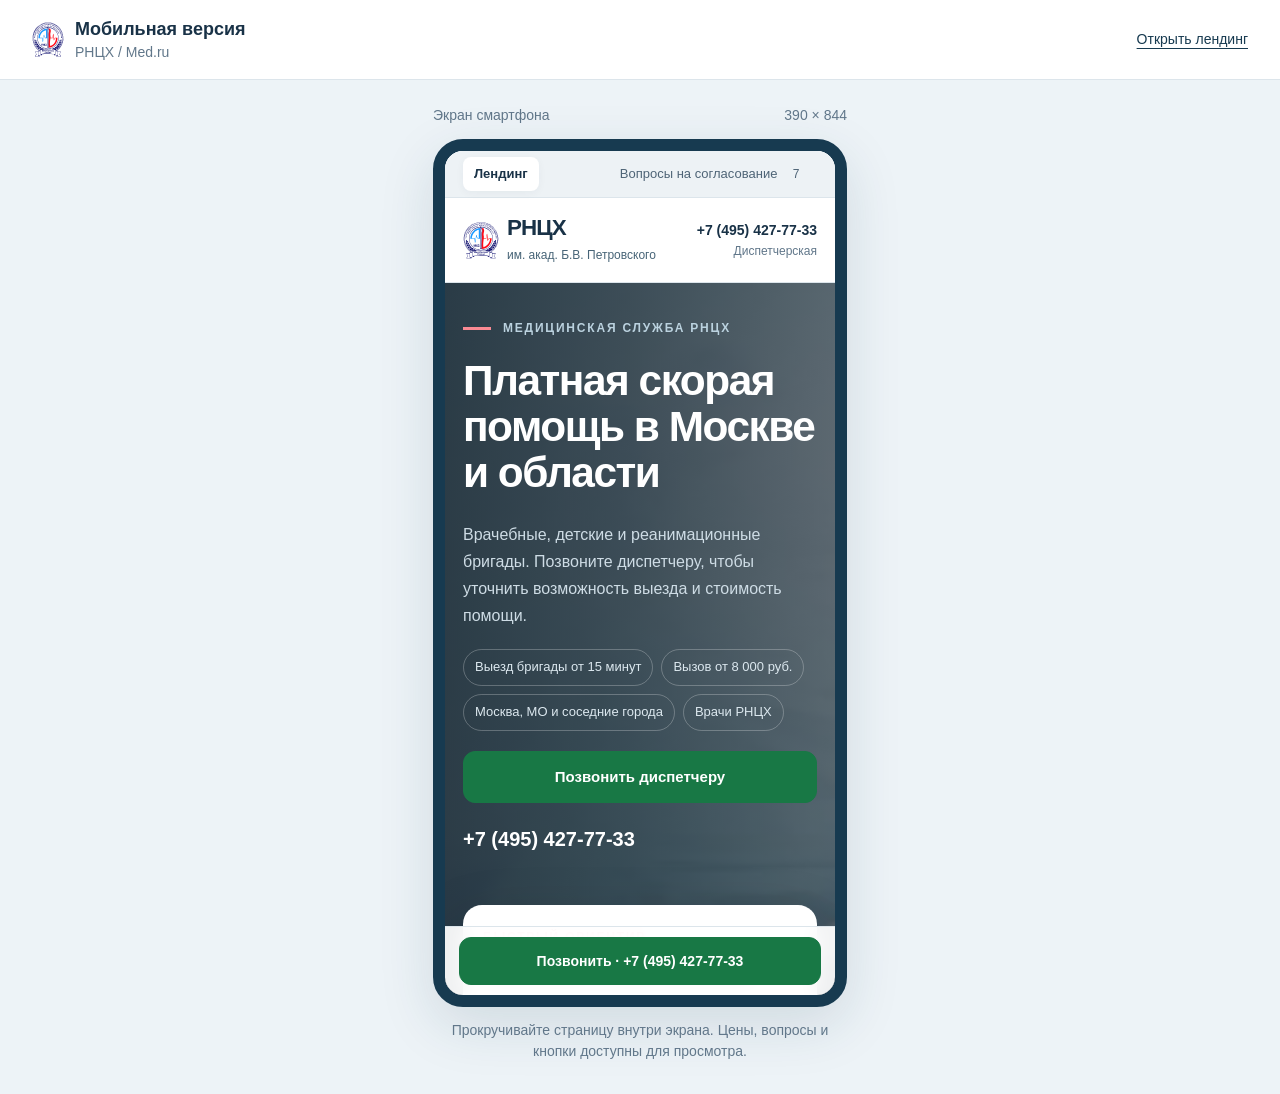
<file: mobile.html>
<!doctype html>
<html lang="ru">
<head>
<meta charset="utf-8">
<meta name="viewport" content="width=device-width, initial-scale=1">
<meta name="robots" content="noindex,nofollow">
<meta name="theme-color" content="#173a50">
<title>Мобильная версия — РНЦХ / Med.ru</title>
<link rel="icon" href="assets/rnch-logo.svg" type="image/svg+xml">
<style>
*{box-sizing:border-box}html,body{margin:0;font-family:Arial,Helvetica,sans-serif;color:#193247;background:#edf3f7}body{min-height:100dvh}.preview-header{display:flex;align-items:center;justify-content:space-between;gap:20px;padding:17px 32px;background:#fff;border-bottom:1px solid #dce5eb}.preview-brand{display:flex;align-items:center;gap:11px}.preview-brand img{height:36px;width:32px;object-fit:contain}.preview-brand h1{font-size:18px;line-height:1.35;margin:0}.preview-brand small{display:block;font-size:14px;font-weight:400;color:#61778a;margin-top:2px}.preview-header a{color:#173a50;font-size:14px;text-underline-offset:4px;line-height:1.4}.preview-header a:focus-visible,iframe:focus-visible{outline:3px solid #5185e7;outline-offset:4px}.preview-main{padding:25px 16px 32px;display:flex;flex-direction:column;align-items:center;gap:13px}.preview-caption{width:414px;max-width:100%;display:flex;justify-content:space-between;gap:10px;font-size:14px;color:#61778a;line-height:1.5;margin:0}.device{width:414px;height:868px;border:12px solid #173a50;border-radius:30px;background:#fff;overflow:hidden;box-shadow:0 18px 55px #173a5022;flex-shrink:0}.device iframe{display:block;width:390px;height:844px;border:0;background:#fff;border-radius:17px}.preview-help{font-size:14px;color:#61778a;line-height:1.5;text-align:center;margin:0;max-width:420px}.mobile-size{font-variant-numeric:tabular-nums}
@media(max-width:600px){.preview-header{padding:10px 14px;gap:15px;height:65px}.preview-brand img{width:25px;height:29px}.preview-brand h1{font-size:16px}.preview-brand small{display:none}.preview-header a{font-size:14px;max-width:105px}.preview-main{padding:0;gap:0}.preview-caption,.preview-help{display:none}.device{border:0;border-radius:0;box-shadow:none;width:100%;height:calc(100dvh - 65px);height:calc(100svh - 65px)}.device iframe{width:100%;height:100%;border-radius:0}}
</style>
</head>
<body>
<header class="preview-header"><div class="preview-brand"><img src="assets/rnch-logo.svg" alt="Эмблема РНЦХ"><h1>Мобильная версия<small>РНЦХ / Med.ru</small></h1></div><a href="index.html">Открыть лендинг</a></header>
<main class="preview-main"><p class="preview-caption"><span>Экран смартфона</span><span class="mobile-size">390 × 844</span></p><div class="device"><iframe src="index.html" title="Интерактивная мобильная версия лендинга РНЦХ" id="mobile-preview"></iframe></div><p class="preview-help">Прокручивайте страницу внутри экрана. Цены, вопросы и кнопки доступны для просмотра.</p></main>
</body>
</html>
</file>
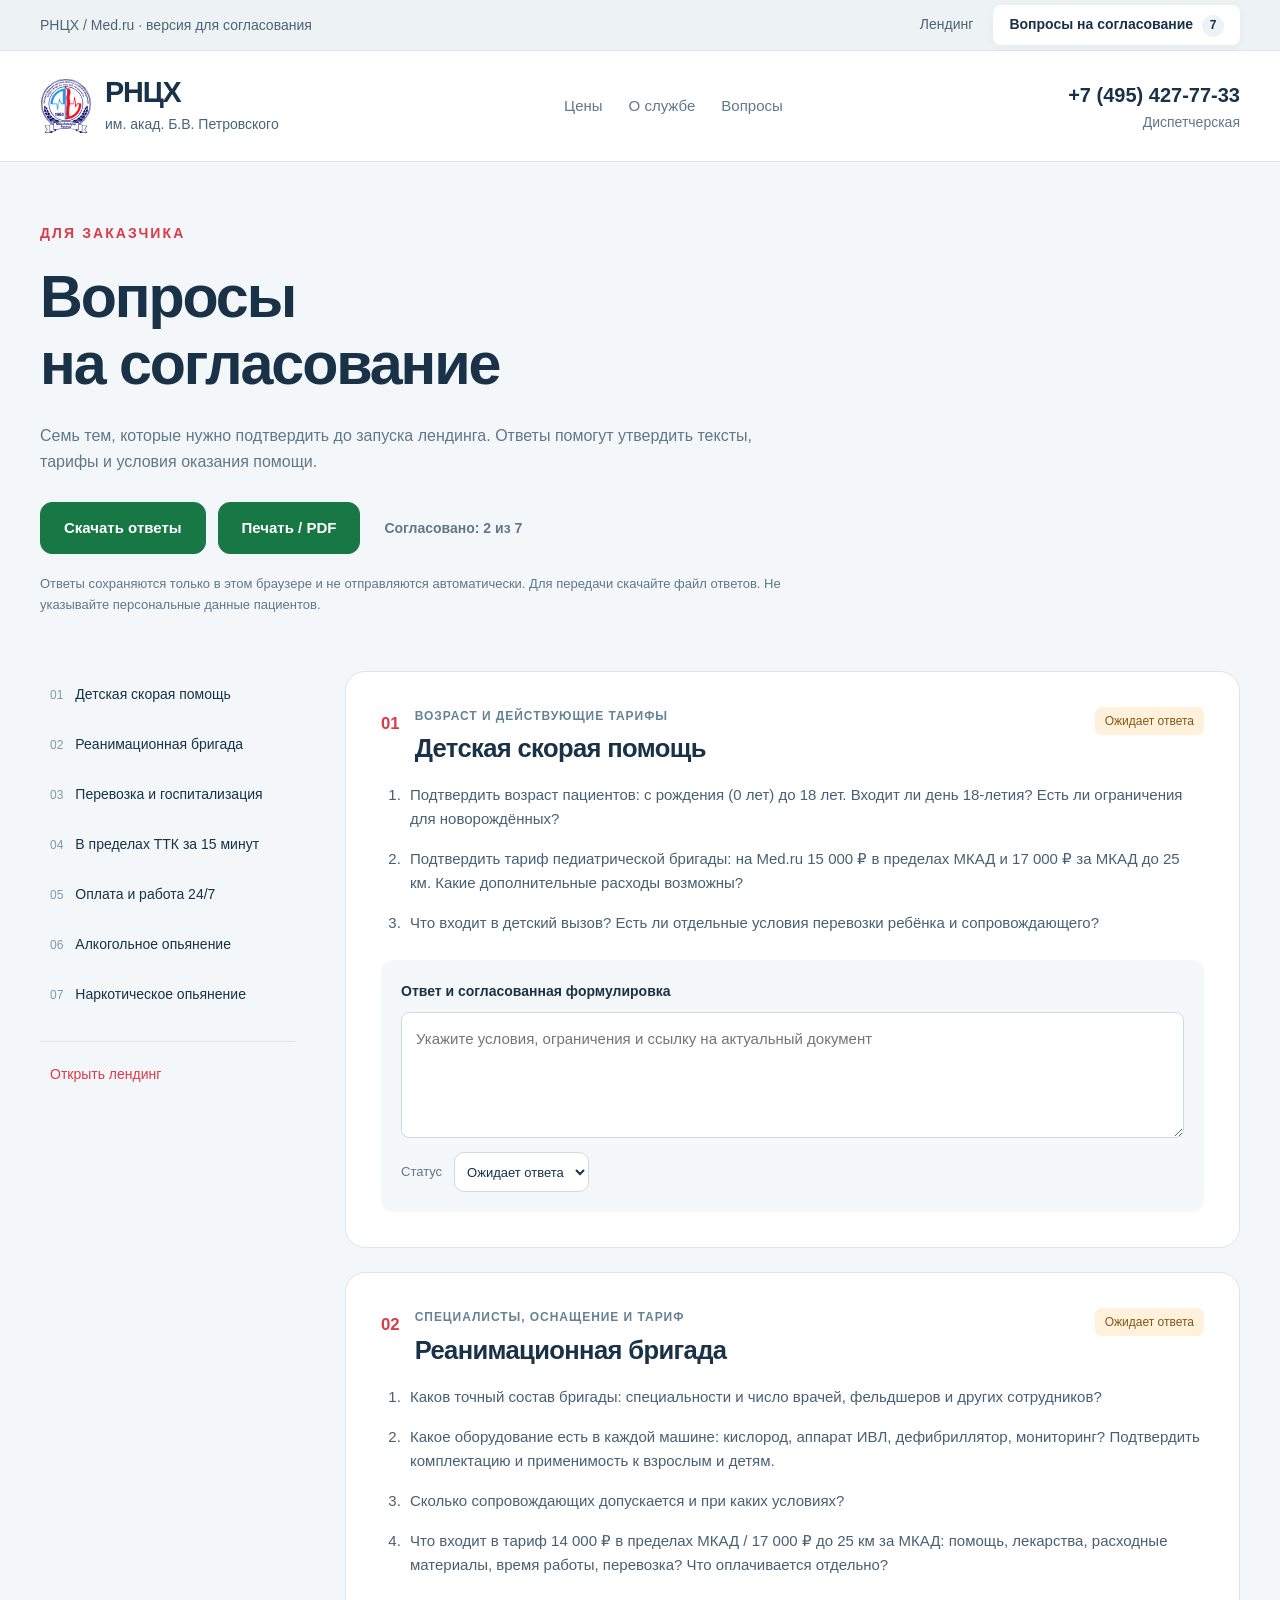
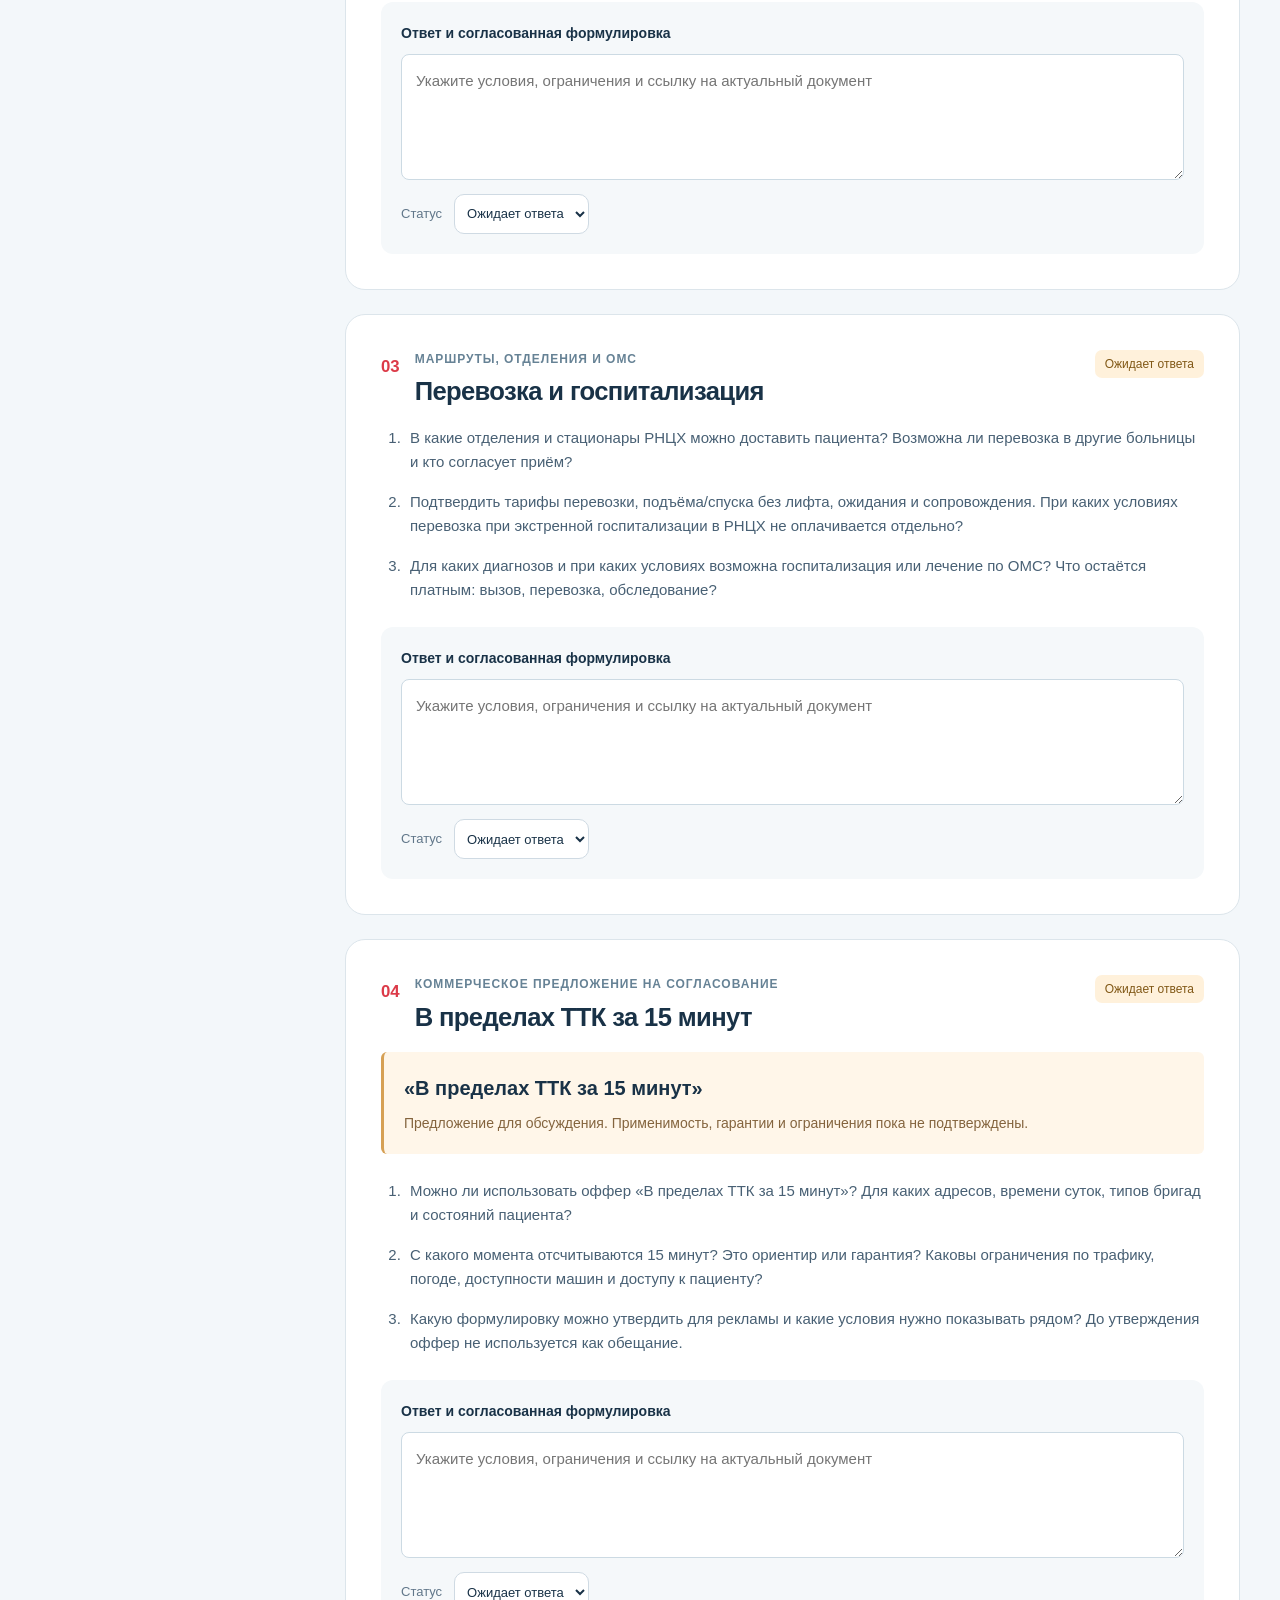
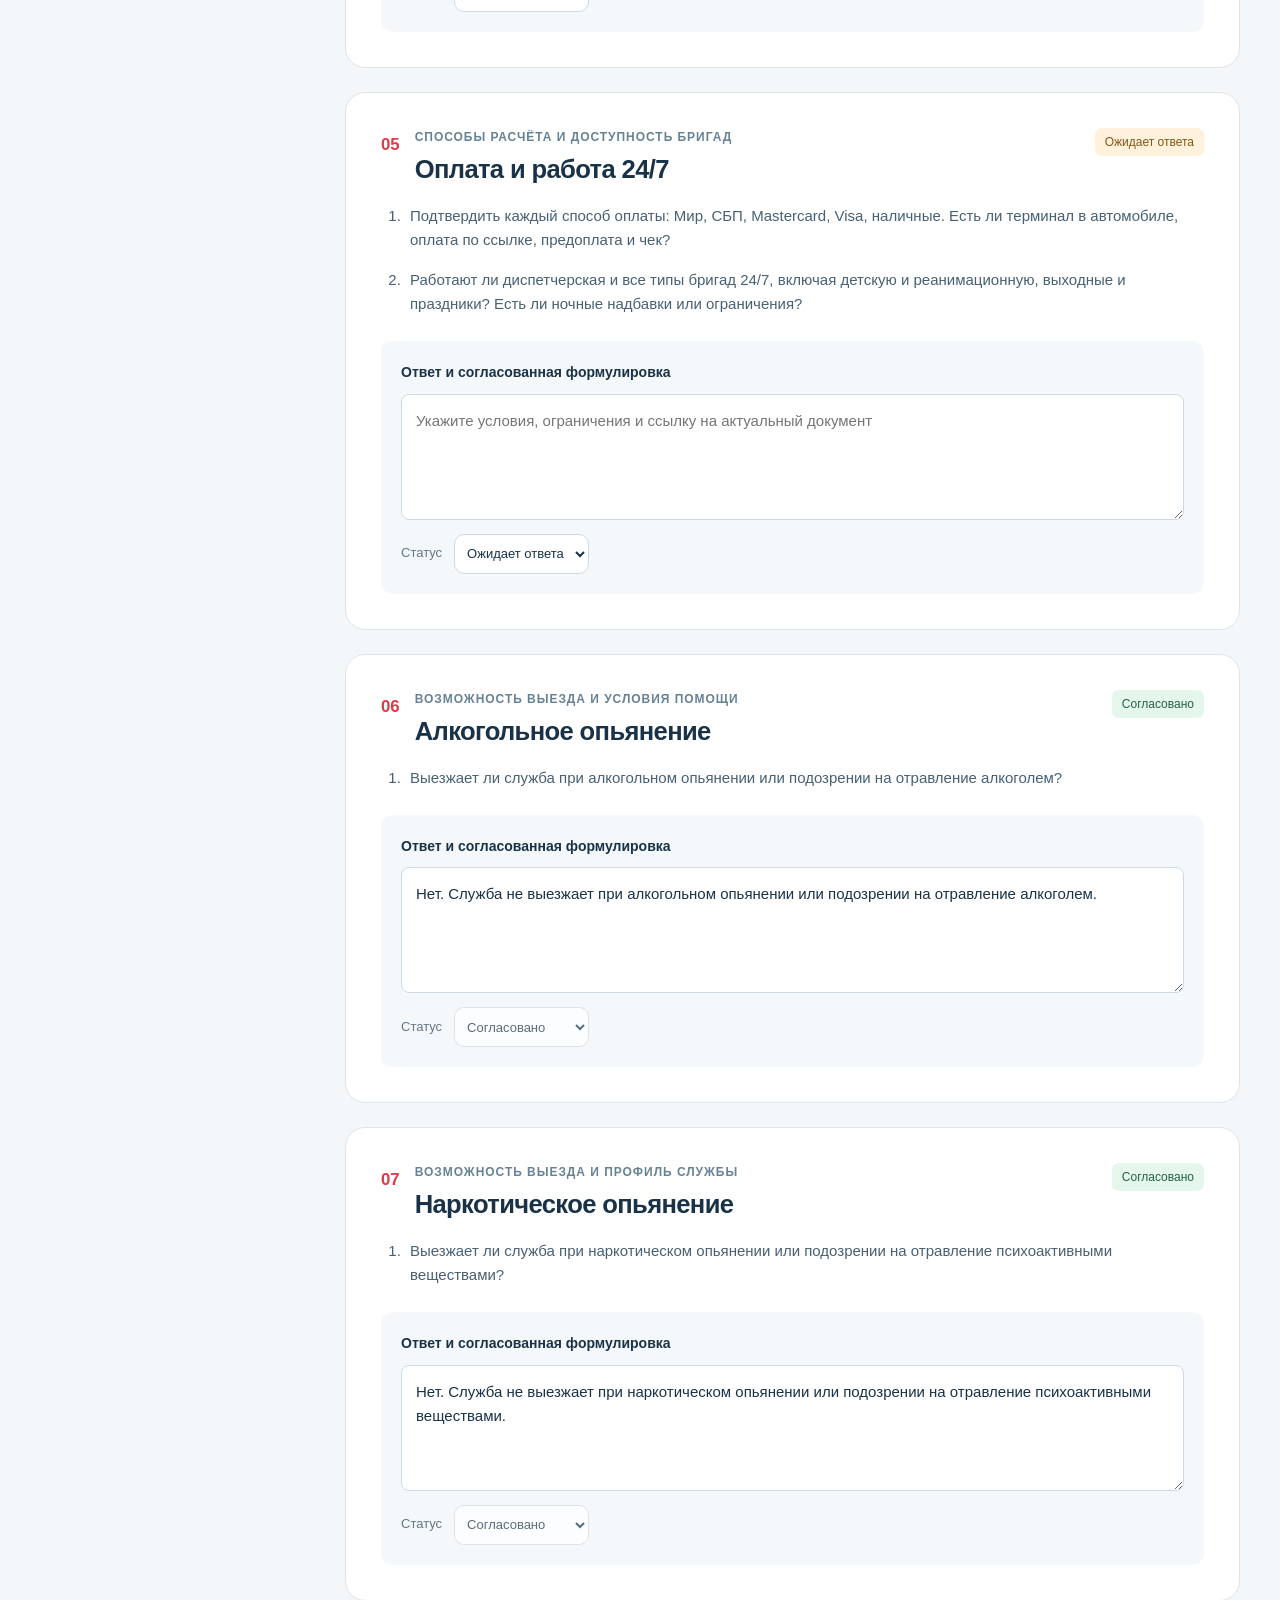
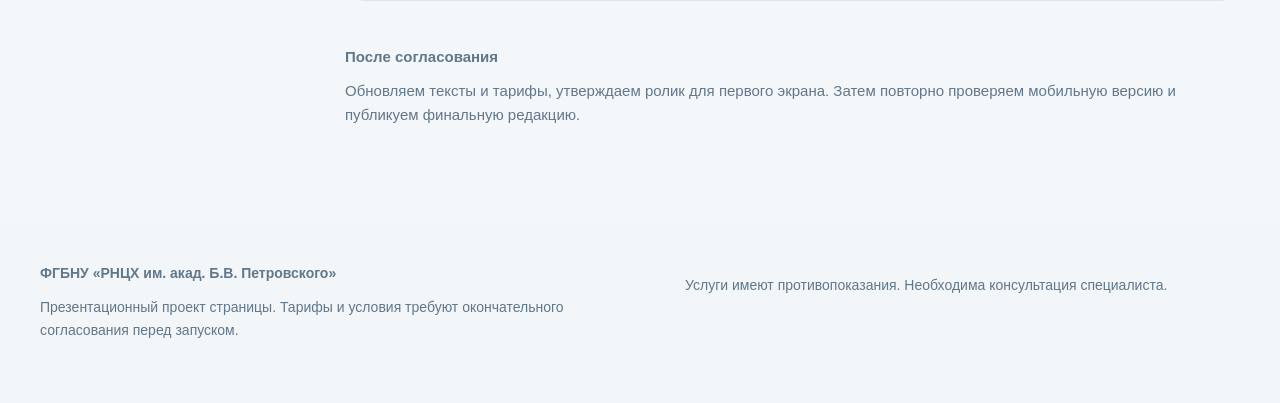
<file: questions.html>
<!doctype html><html lang="ru"><head><meta charset="utf-8"><meta name="viewport" content="width=device-width, initial-scale=1"><meta name="robots" content="noindex,nofollow"><meta name="theme-color" content="#153a50"><link rel="stylesheet" href="styles.css?v=8d5bea9e58"><link rel="icon" href="assets/rnch-logo.svg" type="image/svg+xml"><title>Вопросы на согласование — РНЦХ / Med.ru</title></head><body><div class="reviewbar"><div class="wrap reviewinner"><span>РНЦХ / Med.ru <span class="review-word">· версия для согласования</span></span><nav aria-label="Режим просмотра"><a class="" href="index.html">Лендинг</a><a class="active" href="questions.html">Вопросы на согласование <span class="count">7</span></a></nav></div></div><header class="header"><div class="wrap headerinner"><a class="brand" href="index.html" aria-label="РНЦХ — главная"><img src="assets/rnch-logo.svg" alt="Эмблема РНЦХ" width="52" height="58"><span><b>РНЦХ</b><small>им. акад. Б.В. Петровского</small></span></a><nav class="sectionnav" aria-label="Разделы"><a href="index.html#prices">Цены</a><a href="index.html#center">О службе</a><a href="index.html#faq">Вопросы</a></nav><div class="headercontact"><a class="phone" href="tel:+74954277733">+7 (495) 427-77-33<small>Диспетчерская</small></a></div></div></header><main class="questions-main"><section class="wrap questions-intro"><p class="eyebrow red">Для заказчика</p><h1>Вопросы<br>на согласование</h1><p>Семь тем, которые нужно подтвердить до запуска лендинга. Ответы помогут утвердить тексты, тарифы и условия оказания помощи.</p><div class="question-toolbar"><button class="btn primary" id="export" type="button">Скачать ответы</button><button class="btn outline" id="print" type="button">Печать / PDF</button><span id="progress" aria-live="polite">Согласовано: 0 из 7</span></div><p class="local-note">Ответы сохраняются только в этом браузере и не отправляются автоматически. Для передачи скачайте файл ответов. Не указывайте персональные данные пациентов.</p><p id="storage-note" role="status"></p></section><div class="wrap question-layout"><aside class="question-nav" aria-label="Темы согласования"><a href="#children"><span>01</span>Детская скорая помощь</a><a href="#resus"><span>02</span>Реанимационная бригада</a><a href="#hospital"><span>03</span>Перевозка и госпитализация</a><a href="#arrival"><span>04</span>В пределах ТТК за 15 минут</a><a href="#payment"><span>05</span>Оплата и работа 24/7</a><a href="#alcohol"><span>06</span>Алкогольное опьянение</a><a href="#drugs"><span>07</span>Наркотическое опьянение</a><a class="backlink" href="index.html">Открыть лендинг</a></aside><div><article class="question-card" id="children"><div class="question-title"><span class="qnumber">01</span><div><p class="eyebrow">Возраст и действующие тарифы</p><h2>Детская скорая помощь</h2></div><span class="status" data-status-label="children">Ожидает ответа</span></div><ol><li>Подтвердить возраст пациентов: с рождения (0 лет) до 18 лет. Входит ли день 18-летия? Есть ли ограничения для новорождённых?</li><li>Подтвердить тариф педиатрической бригады: на Med.ru 15 000 ₽ в пределах МКАД и 17 000 ₽ за МКАД до 25 км. Какие дополнительные расходы возможны?</li><li>Что входит в детский вызов? Есть ли отдельные условия перевозки ребёнка и сопровождающего?</li></ol><div class="response"><label for="answer-children">Ответ и согласованная формулировка</label><textarea id="answer-children" data-answer="children" rows="4" placeholder="Укажите условия, ограничения и ссылку на актуальный документ"></textarea><div class="response-bottom"><label for="status-children">Статус <select id="status-children" data-status="children"><option value="waiting">Ожидает ответа</option><option value="clarify">Нужно уточнить</option><option value="approved">Согласовано</option></select></label><span class="saved-note" data-saved="children"></span></div></div></article><article class="question-card" id="resus"><div class="question-title"><span class="qnumber">02</span><div><p class="eyebrow">Специалисты, оснащение и тариф</p><h2>Реанимационная бригада</h2></div><span class="status" data-status-label="resus">Ожидает ответа</span></div><ol><li>Каков точный состав бригады: специальности и число врачей, фельдшеров и других сотрудников?</li><li>Какое оборудование есть в каждой машине: кислород, аппарат ИВЛ, дефибриллятор, мониторинг? Подтвердить комплектацию и применимость к взрослым и детям.</li><li>Сколько сопровождающих допускается и при каких условиях?</li><li>Что входит в тариф 14 000 ₽ в пределах МКАД / 17 000 ₽ до 25 км за МКАД: помощь, лекарства, расходные материалы, время работы, перевозка? Что оплачивается отдельно?</li></ol><div class="response"><label for="answer-resus">Ответ и согласованная формулировка</label><textarea id="answer-resus" data-answer="resus" rows="4" placeholder="Укажите условия, ограничения и ссылку на актуальный документ"></textarea><div class="response-bottom"><label for="status-resus">Статус <select id="status-resus" data-status="resus"><option value="waiting">Ожидает ответа</option><option value="clarify">Нужно уточнить</option><option value="approved">Согласовано</option></select></label><span class="saved-note" data-saved="resus"></span></div></div></article><article class="question-card" id="hospital"><div class="question-title"><span class="qnumber">03</span><div><p class="eyebrow">Маршруты, отделения и ОМС</p><h2>Перевозка и госпитализация</h2></div><span class="status" data-status-label="hospital">Ожидает ответа</span></div><ol><li>В какие отделения и стационары РНЦХ можно доставить пациента? Возможна ли перевозка в другие больницы и кто согласует приём?</li><li>Подтвердить тарифы перевозки, подъёма/спуска без лифта, ожидания и сопровождения. При каких условиях перевозка при экстренной госпитализации в РНЦХ не оплачивается отдельно?</li><li>Для каких диагнозов и при каких условиях возможна госпитализация или лечение по ОМС? Что остаётся платным: вызов, перевозка, обследование?</li></ol><div class="response"><label for="answer-hospital">Ответ и согласованная формулировка</label><textarea id="answer-hospital" data-answer="hospital" rows="4" placeholder="Укажите условия, ограничения и ссылку на актуальный документ"></textarea><div class="response-bottom"><label for="status-hospital">Статус <select id="status-hospital" data-status="hospital"><option value="waiting">Ожидает ответа</option><option value="clarify">Нужно уточнить</option><option value="approved">Согласовано</option></select></label><span class="saved-note" data-saved="hospital"></span></div></div></article><article class="question-card" id="arrival"><div class="question-title"><span class="qnumber">04</span><div><p class="eyebrow">Коммерческое предложение на согласование</p><h2>В пределах ТТК за 15 минут</h2></div><span class="status" data-status-label="arrival">Ожидает ответа</span></div><div class="offer"><b>«В пределах ТТК за 15 минут»</b><p>Предложение для обсуждения. Применимость, гарантии и ограничения пока не подтверждены.</p></div><ol><li>Можно ли использовать оффер «В пределах ТТК за 15 минут»? Для каких адресов, времени суток, типов бригад и состояний пациента?</li><li>С какого момента отсчитываются 15 минут? Это ориентир или гарантия? Каковы ограничения по трафику, погоде, доступности машин и доступу к пациенту?</li><li>Какую формулировку можно утвердить для рекламы и какие условия нужно показывать рядом? До утверждения оффер не используется как обещание.</li></ol><div class="response"><label for="answer-arrival">Ответ и согласованная формулировка</label><textarea id="answer-arrival" data-answer="arrival" rows="4" placeholder="Укажите условия, ограничения и ссылку на актуальный документ"></textarea><div class="response-bottom"><label for="status-arrival">Статус <select id="status-arrival" data-status="arrival"><option value="waiting">Ожидает ответа</option><option value="clarify">Нужно уточнить</option><option value="approved">Согласовано</option></select></label><span class="saved-note" data-saved="arrival"></span></div></div></article><article class="question-card" id="payment"><div class="question-title"><span class="qnumber">05</span><div><p class="eyebrow">Способы расчёта и доступность бригад</p><h2>Оплата и работа 24/7</h2></div><span class="status" data-status-label="payment">Ожидает ответа</span></div><ol><li>Подтвердить каждый способ оплаты: Мир, СБП, Mastercard, Visa, наличные. Есть ли терминал в автомобиле, оплата по ссылке, предоплата и чек?</li><li>Работают ли диспетчерская и все типы бригад 24/7, включая детскую и реанимационную, выходные и праздники? Есть ли ночные надбавки или ограничения?</li></ol><div class="response"><label for="answer-payment">Ответ и согласованная формулировка</label><textarea id="answer-payment" data-answer="payment" rows="4" placeholder="Укажите условия, ограничения и ссылку на актуальный документ"></textarea><div class="response-bottom"><label for="status-payment">Статус <select id="status-payment" data-status="payment"><option value="waiting">Ожидает ответа</option><option value="clarify">Нужно уточнить</option><option value="approved">Согласовано</option></select></label><span class="saved-note" data-saved="payment"></span></div></div></article><article class="question-card" id="alcohol"><div class="question-title"><span class="qnumber">06</span><div><p class="eyebrow">Возможность выезда и условия помощи</p><h2>Алкогольное опьянение</h2></div><span class="status approved" data-status-label="alcohol">Согласовано</span></div><ol><li>Выезжает ли служба при алкогольном опьянении или подозрении на отравление алкоголем?</li></ol><div class="response"><label for="answer-alcohol">Ответ и согласованная формулировка</label><textarea id="answer-alcohol" data-answer="alcohol" readonly rows="4" placeholder="Укажите условия, ограничения и ссылку на актуальный документ">Нет. Служба не выезжает при алкогольном опьянении или подозрении на отравление алкоголем.</textarea><div class="response-bottom"><label for="status-alcohol">Статус <select id="status-alcohol" data-status="alcohol" disabled><option value="waiting">Ожидает ответа</option><option value="clarify">Нужно уточнить</option><option value="approved" selected>Согласовано</option></select></label><span class="saved-note" data-saved="alcohol"></span></div></div></article><article class="question-card" id="drugs"><div class="question-title"><span class="qnumber">07</span><div><p class="eyebrow">Возможность выезда и профиль службы</p><h2>Наркотическое опьянение</h2></div><span class="status approved" data-status-label="drugs">Согласовано</span></div><ol><li>Выезжает ли служба при наркотическом опьянении или подозрении на отравление психоактивными веществами?</li></ol><div class="response"><label for="answer-drugs">Ответ и согласованная формулировка</label><textarea id="answer-drugs" data-answer="drugs" readonly rows="4" placeholder="Укажите условия, ограничения и ссылку на актуальный документ">Нет. Служба не выезжает при наркотическом опьянении или подозрении на отравление психоактивными веществами.</textarea><div class="response-bottom"><label for="status-drugs">Статус <select id="status-drugs" data-status="drugs" disabled><option value="waiting">Ожидает ответа</option><option value="clarify">Нужно уточнить</option><option value="approved" selected>Согласовано</option></select></label><span class="saved-note" data-saved="drugs"></span></div></div></article><div class="final-note"><b>После согласования</b><p>Обновляем тексты и тарифы, утверждаем ролик для первого экрана. Затем повторно проверяем мобильную версию и публикуем финальную редакцию.</p></div></div></div></main><footer><div class="wrap footergrid"><div><b>ФГБНУ «РНЦХ им. акад. Б.В. Петровского»</b><p>Презентационный проект страницы. Тарифы и условия требуют окончательного согласования перед запуском.</p></div><div><p>Услуги имеют противопоказания. Необходима консультация специалиста.</p></div></div></footer><script src="questions.js?v=b8da8a4ddc"></script></body></html>
</file>
<file: styles.css>
:root{--navy:#173a50;--ink:#193247;--muted:#61778a;--red:#dc3b49;--line:#dce5eb;--soft:#f3f7fa;--white:#fff;--radius:22px;font-family:Arial,Helvetica,sans-serif;color:var(--ink);font-size:16px}*{box-sizing:border-box}body{margin:0;background:white;line-height:1.6}a{color:inherit;text-underline-offset:4px}button,input,select,textarea{font:inherit}button,a,select,textarea{touch-action:manipulation}button{cursor:pointer}button:focus-visible,a:focus-visible,select:focus-visible,textarea:focus-visible,summary:focus-visible{outline:3px solid #5185e7;outline-offset:4px}img{max-width:100%;display:block}h1,h2,h3,p{margin-top:0}h1,h2,h3{line-height:1.13;letter-spacing:-.035em}h1{font-size:clamp(2.6rem,4.3vw,4.4rem);margin-bottom:25px}h2{font-size:clamp(2rem,3.1vw,3rem);margin-bottom:22px}h3{font-size:1.35rem;margin-bottom:15px}p{margin-bottom:20px}.wrap{width:min(1240px,calc(100% - 80px));margin:auto}.reviewbar{background:#edf2f5;color:#4e6476;font-size:.875rem;border-bottom:1px solid var(--line)}.reviewinner{min-height:50px;display:flex;align-items:center;justify-content:space-between;gap:24px}.reviewinner nav{display:flex;gap:4px;padding:5px 0}.reviewinner a{padding:8px 16px;text-decoration:none;white-space:nowrap}.reviewinner a.active{background:#fff;box-shadow:0 2px 8px #1932470b;border-radius:8px;color:var(--ink);font-weight:700}.count{display:inline-flex;align-items:center;justify-content:center;width:22px;height:22px;background:#edf2f5;border-radius:50%;font-size:.75rem;margin-left:5px}.header{background:white;border-bottom:1px solid var(--line)}.headerinner{min-height:110px;display:flex;align-items:center;justify-content:space-between;gap:24px}.brand{display:flex;align-items:center;gap:13px;text-decoration:none;flex-shrink:0}.brand img{width:52px;height:60px;object-fit:contain}.brand b{font-size:1.8rem;line-height:1.1;display:block;letter-spacing:-.04em}.brand small{font-size:.875rem;display:block;color:#476477;line-height:1.4;margin-top:6px}.sectionnav{display:flex;gap:26px;font-size:.9375rem}.sectionnav a{text-decoration:none;color:var(--muted)}.sectionnav a:hover{color:var(--red)}.headercontact{display:flex;align-items:center;gap:26px}.phone{font-size:1.25rem;font-weight:700;text-decoration:none;white-space:nowrap;text-align:right}.phone small{display:block;font-weight:400;font-size:.875rem;color:var(--muted)}.max-label{display:inline-flex;align-items:center;gap:9px;font-size:.875rem;font-weight:600;white-space:nowrap;color:var(--ink);cursor:default}.max-label img{width:26px;height:26px;border-radius:7px;object-fit:contain}.hero{position:relative;background:#0c2332;overflow:hidden;color:white}.hero-video{position:absolute;width:100%;height:100%;object-fit:cover;object-position:center;opacity:1}.hero-shade{position:absolute;inset:0;background:linear-gradient(90deg,rgba(7,24,36,.84) 0%,rgba(7,24,36,.76) 47%,rgba(7,24,36,.65) 100%)}.herogrid{position:relative;display:grid;grid-template-columns:minmax(0,1fr) 435px;align-items:center;gap:65px;padding:70px 0}.eyebrow{font-size:.875rem;text-transform:uppercase;letter-spacing:.15em;font-weight:700;color:#668295;margin-bottom:20px}.eyebrow.light{color:#bbd2df}.eyebrow.red{color:var(--red)}.herocopy .eyebrow{display:flex;align-items:center;gap:12px}.eyebrow span{width:28px;height:3px;background:#fa8a93}.hero-lead{font-size:1.15rem;line-height:1.7;color:#cedce5;max-width:600px}.hero-facts{display:flex;flex-wrap:wrap;gap:10px;margin:28px 0}.hero-facts span{font-size:.875rem;padding:8px 15px;border:1px solid #ffffff40;border-radius:30px;color:#dce8ef}.btn{display:inline-flex;align-items:center;justify-content:center;text-decoration:none;font-weight:700;border:1px solid transparent;min-height:52px;padding:13px 23px;border-radius:12px;font-size:.9375rem;line-height:1.5;transition:background .15s,box-shadow .15s;text-align:center}.btn.primary,.hero-call{background:var(--red);color:white}.btn.primary:hover,.hero-call:hover{background:#c52d3b}.btn.outline{border-color:#cddae3;background:#fff;color:var(--ink)}.btn.outline:hover{background:#eef4f8}.full{width:100%}.hero-phone{font-size:1.4rem;font-weight:700;margin-top:20px;margin-bottom:30px}.video-note{color:#bcced9;font-size:.75rem;display:block;max-width:420px}.calculator{background:white;color:var(--ink);padding:30px;border-radius:24px;box-shadow:0 30px 65px #020e1840}.calculator h2{font-size:1.7rem;letter-spacing:-.04em;margin-bottom:12px}.calculator .eyebrow{font-size:.75rem;margin-bottom:12px}.muted{color:var(--muted)}.calculator .muted{font-size:.875rem;margin-bottom:25px}fieldset{border:0;margin:0 0 22px;padding:0}legend,.field-label{font-weight:700;font-size:.875rem;margin-bottom:10px;display:block}.segments{display:flex;background:#eef3f6;padding:4px;border-radius:12px;gap:3px}.segments button{flex:1;padding:10px 4px;border:0;background:transparent;border-radius:9px;font-size:.875rem;font-weight:700;color:#667b8d}.segments button[aria-pressed=true]{background:white;color:var(--navy);box-shadow:0 3px 12px #173a5010}select{width:100%;padding:13px 12px;border:1px solid #cfdae3;background:#fff;border-radius:10px;color:var(--ink);min-height:49px;font-size:.9375rem}.estimate{display:flex;align-items:center;justify-content:space-between;gap:12px;padding:22px 0 8px}.estimate>span{font-size:.875rem;font-weight:700}.estimate small{font-weight:400;color:var(--muted);font-size:.8125rem}.estimate strong{font-size:2rem;white-space:nowrap;letter-spacing:-.055em;line-height:1.2}.estimate strong.custom-price{font-size:1.35rem;white-space:normal;text-align:right;max-width:160px}.price-detail{font-size:.8125rem;color:var(--muted);line-height:1.5;min-height:39px;margin-bottom:18px}.calc-max{text-align:center;margin-top:17px}.source-link{font-size:.75rem;display:block;color:var(--muted);text-align:center;margin-top:11px}.services{display:grid;grid-template-columns:repeat(3,1fr);padding:38px 0;gap:38px}.services article{padding-left:18px;border-left:1px solid var(--line)}.services article:first-child{border-left:0;padding-left:0}.service-number{font-size:.8125rem;font-weight:700;color:var(--red);display:block;margin-bottom:12px}.services h3{font-size:1.15rem;letter-spacing:-.025em}.services p{color:var(--muted);font-size:.9375rem;margin-bottom:0}.section{padding:80px 0;scroll-margin-top:20px}.soft{background:var(--soft)}.section-heading{display:flex;align-items:flex-end;justify-content:space-between;gap:60px;margin-bottom:32px}.section-heading h2{margin-bottom:0}.section-heading>p{font-size:.9375rem;color:var(--muted);max-width:410px;margin-bottom:2px}.pricecards{display:grid;grid-template-columns:repeat(3,1fr);gap:20px}.pricecards article{padding:30px;background:white;border:1px solid var(--line);border-radius:var(--radius);display:flex;flex-direction:column}.card-kicker{font-size:.8125rem;color:var(--muted);margin-bottom:15px}.pricecards h3{min-height:48px;font-size:1.35rem}.pricecards strong{font-size:2.65rem;line-height:1.25;letter-spacing:-.05em;margin-bottom:12px}.pricecards strong small{font-size:1.8rem}.pricecards article>p:not(.card-kicker){font-size:.875rem;color:var(--muted);min-height:42px;margin-bottom:24px}.pricecards .btn{margin-top:auto}.pricefoot{display:flex;align-items:center;gap:55px;margin:30px 0}.pricefoot p{font-size:.875rem;max-width:860px;color:var(--muted);margin:0}.payment{border-top:1px solid var(--line);padding-top:28px}.payment>div:first-child{display:flex;gap:14px;align-items:center;margin-bottom:14px}.status{font-size:.75rem;background:#fff1db;color:#815816;padding:5px 10px;border-radius:7px;white-space:nowrap;line-height:1.5}.payment-options{display:flex;gap:10px;flex-wrap:wrap;margin-bottom:15px}.payment-options span{background:white;border:1px solid var(--line);padding:8px 16px;border-radius:8px;font-size:.875rem;font-weight:700;color:#4b6477}.payment>small{font-size:.8125rem;color:var(--muted)}.center-card{background:var(--navy);color:white;display:grid;grid-template-columns:46% 54%;overflow:hidden;border-radius:26px}.center-card>img{height:100%;width:100%;object-fit:cover;min-height:430px}.center-card>div{padding:50px}.center-card h2{font-size:2.4rem}.center-card p:not(.eyebrow){color:#d0e0e9}.text-link{font-size:.875rem;font-weight:700;color:white}.process{padding-top:0}.steps{display:grid;grid-template-columns:repeat(3,1fr);gap:50px;margin-top:35px}.steps span{font-size:1.65rem;font-weight:700;color:#8ea9b9;display:block;border-bottom:1px solid var(--line);padding-bottom:20px;margin-bottom:22px}.steps p{color:var(--muted);font-size:.9375rem}.faqgrid{display:grid;grid-template-columns:.8fr 1.2fr;gap:95px}.faqgrid .muted{max-width:330px}.faq-max{margin-top:20px}.faq details{border-bottom:1px solid #cfdae3;padding:20px 0}.faq details:first-child{padding-top:0}.faq summary{font-size:1.125rem;font-weight:700;cursor:pointer;display:flex;align-items:center;justify-content:space-between;gap:20px;list-style:none;line-height:1.5}.faq summary::-webkit-details-marker{display:none}.faq summary:after{content:'+';font-size:1.5rem;color:var(--red)}.faq details[open] summary:after{content:'−'}.faq p{font-size:.9375rem;color:var(--muted);margin-top:15px;margin-bottom:4px}.contact{background:var(--navy);padding:48px 55px;border-radius:25px;color:white;display:grid;grid-template-columns:1fr 370px;gap:80px;align-items:center}.contact h2{font-size:2.2rem}.contact p:not(.eyebrow){color:#c9dde8;margin:0}.contact-phone{font-size:1.9rem;font-weight:700;display:block;white-space:nowrap;text-decoration:none;margin-bottom:20px}.contact-max{text-align:center;margin-top:16px}.contact .max-label{color:white}footer{background:#f2f6f8;padding:40px 0;font-size:.875rem;color:var(--muted)}.footergrid{display:grid;grid-template-columns:1fr 1fr;gap:90px}.footergrid p{margin:12px 0 22px}.emergency{border-top:1px solid var(--line);padding-top:18px;color:#865d28}.emergency a{font-weight:700}.mobile-call{display:none}.questions-main{background:var(--soft);padding-bottom:65px}.questions-intro{padding:60px 0 35px}.questions-intro h1{font-size:3.7rem}.questions-intro>p:not(.eyebrow){max-width:750px;color:var(--muted)}.question-toolbar{display:flex;align-items:center;gap:12px;flex-wrap:wrap;margin-top:28px}.question-toolbar>span{margin-left:12px;font-size:.875rem;font-weight:700;color:var(--muted)}.questions-intro .local-note{font-size:.8125rem;line-height:1.6;margin-top:20px;max-width:800px}.question-layout{display:grid;grid-template-columns:255px minmax(0,1fr);gap:50px}.question-nav{position:sticky;top:25px;align-self:start;display:flex;flex-direction:column;gap:3px}.question-nav a{padding:13px 10px;text-decoration:none;font-size:.875rem;display:flex;gap:12px;line-height:1.5}.question-nav a:hover{background:#e7eef3;border-radius:9px}.question-nav span{font-size:.75rem;color:#8298a9;padding-top:2px}.question-nav .backlink{border-top:1px solid var(--line);margin-top:20px;padding-top:22px;color:var(--red)}.question-card{background:white;border:1px solid var(--line);padding:35px;border-radius:20px;margin-bottom:24px;scroll-margin-top:25px}.question-title{display:flex;align-items:flex-start;gap:15px;margin-bottom:20px}.qnumber{color:var(--red);font-size:1.05rem;font-weight:700;padding-top:4px}.question-title>div{flex:1}.question-title .eyebrow{font-size:.75rem;letter-spacing:.08em;margin-bottom:8px}.question-title h2{font-size:1.6rem;margin-bottom:0;letter-spacing:-.025em}.question-card ol{padding-left:24px;font-size:.9375rem;color:#486074}.question-card li{margin-bottom:16px;padding-left:5px}.offer{background:#fff6e9;padding:20px;border-left:3px solid #d6a054;border-radius:6px;margin-bottom:25px}.offer b{font-size:1.25rem}.offer p{font-size:.875rem;color:#84643e;margin:8px 0 0}.response{background:#f5f8fa;border-radius:12px;padding:20px;margin-top:25px}.response>label{display:block;font-size:.875rem;font-weight:700;margin-bottom:10px}textarea{display:block;width:100%;border:1px solid #ccdae3;border-radius:8px;padding:14px;font-size:.9375rem;line-height:1.6;resize:vertical;min-height:115px;color:var(--ink);background:white}.response-bottom{display:flex;justify-content:space-between;align-items:center;gap:20px;margin-top:14px;font-size:.8125rem;color:var(--muted)}.response-bottom label{display:flex;align-items:center;gap:12px}.response-bottom select{width:auto;font-size:.8125rem;min-height:40px;padding:8px}.saved-note{font-size:.75rem}.final-note{padding:20px 0;font-size:.9375rem;color:var(--muted)}.final-note p{margin:10px 0}.status.approved{background:#e5f6ed;color:#246144}.status.clarify{background:#e8f0fb;color:#395f88}#storage-note{font-size:.8125rem;color:#a74236}
@media(min-width:1600px){.herogrid{padding:85px 0}.hero h1{font-size:4.6rem}}
@media(max-width:1150px){.wrap{width:calc(100% - 48px)}.herogrid{gap:35px;grid-template-columns:minmax(0,1fr) 390px}.headercontact{gap:20px}.sectionnav{display:none}.center-card>div{padding:35px}.center-card h2{font-size:2.05rem}.faqgrid{gap:50px}.contact{gap:45px;padding:40px}.question-layout{gap:28px;grid-template-columns:225px minmax(0,1fr)}.question-title{flex-wrap:wrap}.question-title>.status{margin-left:33px}}
@media(max-width:850px){.headerinner{min-height:95px}.headercontact>.max-label{font-size:0;gap:0}.phone{font-size:1.1rem}.herogrid{grid-template-columns:1fr;gap:40px;padding:45px 0}.herocopy{max-width:670px}.hero h1{max-width:650px}.calculator{max-width:600px;width:100%;padding:30px}.video-note{margin-top:5px}.hero-phone{margin-bottom:20px}.services{gap:22px}.section{padding:60px 0}.pricecards{gap:12px}.pricecards article{padding:22px}.pricecards h3{font-size:1.15rem}.pricecards strong{font-size:2.2rem}.section-heading{gap:30px}.center-card{grid-template-columns:1fr}.center-card>img{max-height:370px;min-height:0;aspect-ratio:4/3}.center-card h2{font-size:2.3rem}.center-card>div{padding:35px}.process{padding-top:0}.contact{grid-template-columns:1fr;gap:30px}.contact>div:last-child{max-width:370px}.faqgrid{grid-template-columns:1fr;gap:35px}.footergrid{gap:40px}.question-layout{grid-template-columns:1fr}.question-nav{position:static;display:flex;flex-direction:row;flex-wrap:wrap;gap:5px}.question-nav a{border:1px solid var(--line);border-radius:8px;padding:9px;font-size:.8125rem}.question-nav .backlink{margin:0;padding:9px}.questions-intro h1{font-size:3rem}.question-card{padding:28px}.review-word{display:none}}
@media(max-width:600px){.wrap{width:calc(100% - 36px)}.reviewinner{gap:8px;min-height:46px}.reviewinner>span{display:none}.reviewinner nav{width:100%;justify-content:space-between;gap:0}.reviewinner a{padding:7px 11px;font-size:.8125rem}.count{width:20px;height:20px}.headerinner{gap:12px;min-height:84px}.brand{gap:8px}.brand img{width:36px;height:44px}.brand b{font-size:1.4rem}.brand small{font-size:.75rem;max-width:150px}.headercontact{gap:9px}.phone{font-size:.875rem}.phone small{font-size:.75rem}.headercontact .max-label img{width:23px;height:23px}.hero h1{font-size:2.65rem;line-height:1.08}.hero-lead{font-size:1rem}.herogrid{padding:36px 0;gap:30px}.eyebrow{font-size:.75rem}.hero-facts{margin:20px 0;gap:8px}.hero-facts span{font-size:.8125rem;padding:7px 11px}.hero-call{width:100%}.hero-phone{font-size:1.25rem}.video-note{font-size:.75rem}.calculator{padding:23px 20px;border-radius:19px}.calculator h2{font-size:1.65rem}.estimate strong{font-size:1.8rem}.services{grid-template-columns:1fr;padding:28px 0;gap:22px}.services article{padding:0 0 20px;border-left:0;border-bottom:1px solid var(--line);display:grid;grid-template-columns:30px 1fr;gap:0 12px}.services article:last-child{border-bottom:0;padding-bottom:0}.service-number{grid-row:1/3;margin:0;padding-top:3px}.services h3{margin-bottom:8px}.services p{grid-column:2}.section{padding:45px 0}h2{font-size:2rem}.section-heading{display:block;margin-bottom:25px}.section-heading>p{margin-top:20px;font-size:.875rem}.pricecards{grid-template-columns:1fr;gap:14px}.pricecards article{padding:25px}.pricecards h3{min-height:0;font-size:1.4rem;margin-bottom:20px}.pricecards strong{font-size:2.5rem}.pricecards article>p:not(.card-kicker){min-height:0;margin-bottom:20px}.pricefoot{display:block;margin:25px 0}.pricefoot>.max-label{margin-top:20px}.payment>div:first-child{flex-wrap:wrap}.payment-options{gap:7px}.payment-options span{font-size:.8125rem;padding:7px 11px}.center-card{border-radius:18px}.center-card>div{padding:26px}.center-card h2{font-size:1.95rem}.center-card>img{max-height:none;aspect-ratio:4/3}.process{padding-top:0}.steps{grid-template-columns:1fr;gap:15px;margin-top:25px}.steps article{display:grid;grid-template-columns:36px 1fr;gap:0 18px}.steps span{grid-row:1/3;border:0;margin:0;padding:0;font-size:1.25rem}.steps h3{margin-bottom:12px}.steps p{grid-column:2}.faq summary{font-size:1rem}.contact{padding:29px 24px;gap:25px;border-radius:18px}.contact h2{font-size:2rem}.contact-phone{font-size:1.5rem}.footergrid{grid-template-columns:1fr;gap:5px}footer{padding:30px 0 105px}.mobile-call{display:block;position:fixed;bottom:0;left:0;right:0;background:#ffffffed;backdrop-filter:blur(10px);padding:10px 14px calc(10px + env(safe-area-inset-bottom));border-top:1px solid var(--line);z-index:10}.mobile-call .btn{font-size:.875rem;min-height:48px;padding:10px}.questions-intro{padding:35px 0 20px}.questions-intro h1{font-size:2.65rem}.question-toolbar>span{margin:8px 0 0;width:100%}.question-toolbar .btn{font-size:.875rem;padding:12px 16px}.question-card{padding:22px 18px}.question-title h2{font-size:1.4rem}.question-title .eyebrow{font-size:.75rem;line-height:1.5}.question-card ol{padding-left:20px}.question-card li{padding-left:2px}.response{padding:15px}.response-bottom{align-items:flex-start;flex-direction:column;gap:8px}.offer b{font-size:1.125rem}.questions-main{padding-bottom:30px}.questions-main+footer{padding-bottom:30px}.question-nav{gap:7px}.question-nav a{font-size:.75rem}.question-title>.status{margin-left:30px}}
@media(prefers-reduced-motion:reduce){*{scroll-behavior:auto!important;transition:none!important}}
@media print{.reviewbar,.header,.question-nav,.question-toolbar,.local-note,footer,.saved-note,.mobile-call{display:none!important}.wrap{width:100%}.questions-main{background:white;padding:0}.questions-intro{padding-top:0}.questions-intro h1{font-size:26pt}.questions-intro h1 br{display:none}.question-layout{display:block}.question-card{break-inside:avoid;padding:18px;margin-bottom:20px}.question-title h2{font-size:18pt}.question-card ol{font-size:11pt}.response{background:white}textarea{border:0;min-height:80px;font-size:11pt;resize:none}.response-bottom select{border:0;appearance:none}.final-note{font-size:11pt}.offer{background:white}}
@media(max-width:380px){.headerinner{flex-wrap:wrap;padding:14px 0;gap:12px}.headercontact{width:100%;justify-content:space-between}.headercontact>.max-label{font-size:.8125rem;gap:7px}.phone{text-align:right}.reviewinner a{padding:7px 8px}.contact-phone{font-size:1.35rem}}
.max-label{flex-shrink:0}

.video-toggle{display:inline-block;padding:6px 0;background:transparent;border:0;color:#c6d7e2;text-decoration:underline;text-underline-offset:4px;font-size:.8125rem;line-height:1.5;cursor:pointer}.video-toggle:hover{color:#fff}.video-toggle[hidden]{display:none}.hero-shade{pointer-events:none}

/* Видео службы слева и карта зоны выезда справа. */
.service-media-grid{display:grid;grid-template-columns:repeat(2,minmax(0,1fr));grid-template-areas:". heading" "video map";column-gap:32px;row-gap:24px;margin-top:72px;align-items:start;scroll-margin-top:24px}
.coverage-title{grid-area:heading;margin:0;font-size:2rem;line-height:1.15;letter-spacing:-.035em}
.faq-video,.coverage-map{min-width:0;margin:0;padding:0}
.service-video{grid-area:video}
.coverage-map{grid-area:map}
.faq-video-player,.coverage-map-link{position:relative;display:block;aspect-ratio:16/9;width:100%;overflow:hidden;border-radius:18px;background:#102a3a}
.faq-video-player iframe{display:block;width:100%;height:100%;border:0}
.coverage-map-link img{display:block;width:100%;height:100%;object-fit:cover}
.coverage-map-link:focus-visible{outline:3px solid var(--navy);outline-offset:5px}
.faq-video figcaption,.coverage-map figcaption{margin-top:12px;color:var(--muted);font-size:.875rem;line-height:1.5}
@media(max-width:850px){.service-media-grid{grid-template-columns:1fr;grid-template-areas:"video" "heading" "map";row-gap:24px;margin-top:48px}.coverage-title{margin-top:16px;max-width:640px}.faq-video,.coverage-map{width:100%}}
@media(max-width:600px){.service-media-grid{margin-top:36px;row-gap:20px}.coverage-title{font-size:1.8rem}.faq-video-player,.coverage-map-link{border-radius:14px}}

/* Статичная полоса фотографий экипажа: без карусели и прокрутки. */
.crew-section{padding-bottom:0}
.crew-section h2{margin-bottom:32px}
.crew-photos{display:grid;grid-template-columns:repeat(3,minmax(0,1fr));gap:24px}
.crew-photos img{display:block;width:100%;height:auto;aspect-ratio:4/3;object-fit:cover;border-radius:18px}
@media(max-width:850px){.crew-photos{gap:16px}}
@media(max-width:600px){.crew-section h2{margin-bottom:24px}.crew-photos{grid-template-columns:1fr;gap:18px}.crew-photos img{border-radius:14px}}

/* Подробный прайс после нижнего блока связи. */
.tariff-list{display:grid;gap:14px}
.tariff-row{display:grid;grid-template-columns:minmax(0,1fr) auto;align-items:end;gap:28px;padding:26px 30px;background:#fff;border:1px solid var(--line);border-radius:18px}
.tariff-description{min-width:0}
.tariff-description h3{font-size:1.125rem;line-height:1.5;letter-spacing:-.015em;margin:0 0 10px}
.tariff-description p{font-size:.9375rem;line-height:1.6;color:var(--muted);margin:0 0 14px}
.tariff-location{display:block;font-size:.875rem;color:var(--muted)}
.tariff-price{font-size:1.65rem;line-height:1.25;color:#167346;white-space:nowrap;padding-bottom:2px}
.tariff-note{padding:26px 30px;background:var(--navy);color:#fff;border-radius:18px;margin-top:20px}
.tariff-note p{font-size:1rem;line-height:1.6;margin:0 0 12px}
.tariff-note p a{font-weight:700;white-space:nowrap}
.tariff-source{color:#c9dde8;font-size:.875rem;text-underline-offset:3px}
@media(max-width:600px){.tariff-row{grid-template-columns:1fr;gap:16px;padding:22px 20px;border-radius:14px}.tariff-description h3{font-size:1rem}.tariff-price{font-size:1.5rem}.tariff-note{padding:22px 20px;border-radius:14px}}

/* Заметный блок связи в плашке под подробным прайсом. */
.tariff-contact{display:grid;grid-template-columns:minmax(0,1fr) 370px;align-items:center;gap:64px;padding:40px 44px;scroll-margin-top:24px}
.tariff-contact-copy{min-width:0;max-width:600px}
.tariff-contact-copy p{font-size:1.125rem;line-height:1.6;margin-bottom:18px}
.tariff-contact .tariff-source{font-size:.9375rem}
.tariff-contact-actions{min-width:0;width:100%}
.tariff-contact .contact-phone{color:#fff}
.tariff-contact .btn{font-size:1rem;min-height:56px}
.tariff-contact .max-label{color:#fff;font-size:1rem}
.tariff-contact .max-label img{width:32px;height:32px}
@media(max-width:1150px){.tariff-contact{gap:36px;padding:36px}}
@media(max-width:850px){.tariff-contact{grid-template-columns:1fr;gap:28px}.tariff-contact-actions{max-width:370px}}
@media(max-width:600px){.tariff-contact{padding:28px 22px;gap:28px}.tariff-contact-copy p{font-size:1rem}.tariff-contact .tariff-source{font-size:.875rem}}

/* Согласованные исправления: зелёные действия и виды бригад. */
:root{--action-green:#187845;--action-green-hover:#126137}
.btn,.btn.primary,.btn.outline,.hero-call{background:var(--action-green);border-color:var(--action-green);color:#fff}
.btn:hover,.btn.primary:hover,.btn.outline:hover,.hero-call:hover{background:var(--action-green-hover);border-color:var(--action-green-hover)}
.segments{display:grid;grid-template-columns:repeat(3,minmax(0,1fr))}
.segments button[aria-pressed=true]{background:var(--action-green);color:#fff}
.advantage-section{padding-bottom:0}
.advantage-list{padding:0;gap:38px}
@media(max-width:850px){.advantage-list{gap:22px}}
@media(max-width:600px){.estimate:has(.custom-price){flex-wrap:wrap}.estimate strong.custom-price{text-align:left;max-width:none}.advantage-list{padding:0}}

/* Дополнения заказчика: подпись под преимуществами и оснащение. */
.price-assurance{margin-top:0;margin-bottom:0;color:var(--red);font-size:1.375rem;line-height:1.4}
.equipment-section{margin-bottom:80px}
.equipment-list{display:grid;grid-template-columns:repeat(3,minmax(0,1fr));gap:18px;list-style:none;margin:30px 0 0;padding:0}
.equipment-list li{display:flex;align-items:flex-start;gap:14px;padding:24px;background:#fff;border:1px solid var(--line);border-radius:var(--radius);font-size:1rem;line-height:1.5}
.equipment-number{flex-shrink:0;color:var(--red);font-size:.8125rem;font-weight:700;padding-top:3px}
@media(max-width:850px){.equipment-section{margin-bottom:60px}.equipment-list{grid-template-columns:repeat(2,minmax(0,1fr))}.segments button{font-size:.8125rem}}
@media(max-width:600px){.equipment-section{margin-bottom:45px}.equipment-list{grid-template-columns:1fr;gap:12px;margin-top:24px}.equipment-list li{padding:20px}.price-assurance{font-size:1.125rem}}
@media(max-width:360px){.segments button{font-size:.75rem}}
</file>
